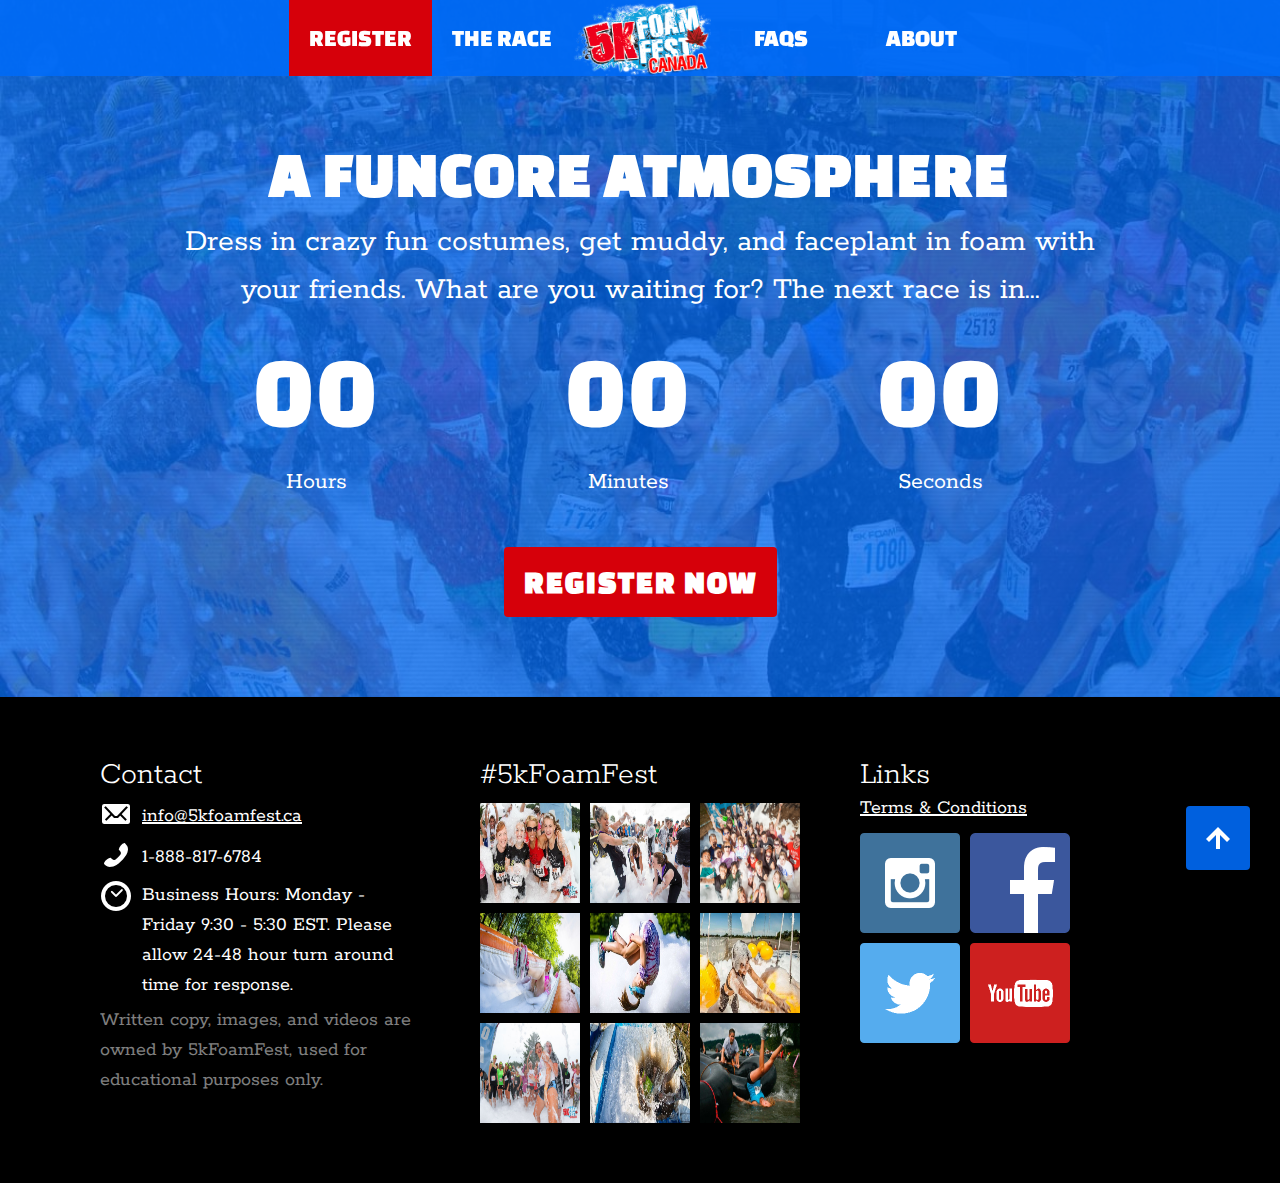
<file: index.html>
<!DOCTYPE html>
<html>
  <head>
    <title>5K Foam Fest Canada</title>
    <!-- mobile friendly -->
    <meta name="viewport" content="width=device-width, initial-scale=1.0">
    <!-- fonts used -->
    <link href='http://fonts.googleapis.com/css?family=Rokkitt|Changa+One' rel='stylesheet' type='text/css'>
    <!-- stylesheets -->
    <link rel="stylesheet" href="assets/main.css">
    <link rel="stylesheet" href="assets/home/home.css">
    <link rel="stylesheet" href="assets/countdown/jquery.countdown.css">
    <!-- jquery -->
    <script type="text/javascript"  src="https://ajax.googleapis.com/ajax/libs/jquery/1.11.2/jquery.min.js"></script>
    <!-- Countdown script -->
    <script type="text/javascript" src="assets/countdown/jquery.plugin.js"></script>
    <script type="text/javascript" src="assets/countdown/jquery.countdown.js"></script>
    <script>
      $(function () {
        var nextEvent = new Date();
        nextEvent = new Date(nextEvent.getFullYear(), 6 - 1, 13);
        $('#defaultCountdown').countdown({until: nextEvent, padZeroes: true});
      }); 
    </script>
    <!-- Smooth scrolling script -->
    <script src="/assets/smooth-scroll.js"></script>
  </head>

  <body>
    <!-- navbar -->
    <nav>
      <div>
        <a href="/register/" class="register-button">Register</a>
        <a href="/the-race/">The Race</a>
        <a href = "/" id="home-button"><img src="../assets/nav/5KFoamFestLogo.png" alt="5K Foam Fest Logo"></a>
        <a href="/faqs/">Faqs</a>
        <a href="/about/">About</a>
      </div>
    </nav>
    <a id="top"></a>
    
    <!-- Center Page -->
    <section id="fold">
      <div class="content">
        <h1>A Funcore Atmosphere</h1>
        <p>Dress in crazy fun costumes, get muddy, and faceplant in foam with your friends. What are you waiting for? The next race is in...</p>
        <div id="defaultCountdown"></div>
        <a href="/register/" class="register-button"><h2>Register Now</h2></a>
      </div>
    </section>
    
    <a href="#top" id="gotop"><img src="../assets/footer/gotop.png" alt="Go to the top of the page"></a>
    <footer>
      <div class="container">
        <div id="contact">
          <h3>Contact</h3>
          <div id="email"><img src="../assets/footer/email.png" width="32px" height="32px"><p><a href="mailto:info&#064;5kfoamfest&#46;ca">info@5kfoamfest.ca</a></p></div>
          <div id="phone"><img src="../assets/footer/phone.png" width="32px" height="32px"><p>1-888-817-6784</p></div>
          <div id="time"><img src="../assets/footer/clock.png" width="32px" height="32px"><p>Business Hours: Monday - Friday 9:30 - 5:30 EST. Please allow 24-48 hour turn around time for response.</p></div>
          <p class="disclaimer">Written copy, images, and videos are owned by 5kFoamFest, used for educational purposes only.</p>
        </div>

        <div id="insta">
          <h3>#5kFoamFest</h3>
          <a href = "../assets/footer/photo1.jpg"><img src="../assets/footer/photo1.jpg"></a>
          <a href = "../assets/footer/photo2.jpg"><img src="../assets/footer/photo2.jpg"></a>
          <a href = "../assets/footer/photo3.jpg"><img src="../assets/footer/photo3.jpg"></a>
          <a href = "../assets/footer/photo4.jpg"><img src="../assets/footer/photo4.jpg"></a>
          <a href = "../assets/footer/photo5.jpg"><img src="../assets/footer/photo5.jpg"></a>
          <a href = "../assets/footer/photo6.jpg"><img src="../assets/footer/photo6.jpg"></a>
          <a href = "../assets/footer/photo7.jpg"><img src="../assets/footer/photo7.jpg"></a>
          <a href = "../assets/footer/photo8.jpg"><img src="../assets/footer/photo8.jpg"></a>
          <a href = "../assets/footer/photo9.jpg"><img src="../assets/footer/photo9.jpg"></a>
        </div> 

        <div id="links">
          <h3>Links</h3>
          <p><a href="../terms/index.html">Terms &#38; Conditions</a></p>
          <a href = "https://instagram.com/5kfoamfestcanada/"><img src="../assets/footer/instagram.png"></a>
          <a href = "https://www.facebook.com/5kfoamfestcanada/"><img src="../assets/footer/FB-f-Logo__blue_100.png"></a>
          <a href = "https://twitter.com/foamfestcanada"><img src="../assets/footer/twitter.png"></a>
          <a href = "https://www.youtube.com/channel/UCPqKO04YF4RFJmh-Av7LDZw"><img src="../assets/footer/youtube.png"></a>
        </div>
      </div>
    </footer>
  </body>
</html>
</file>
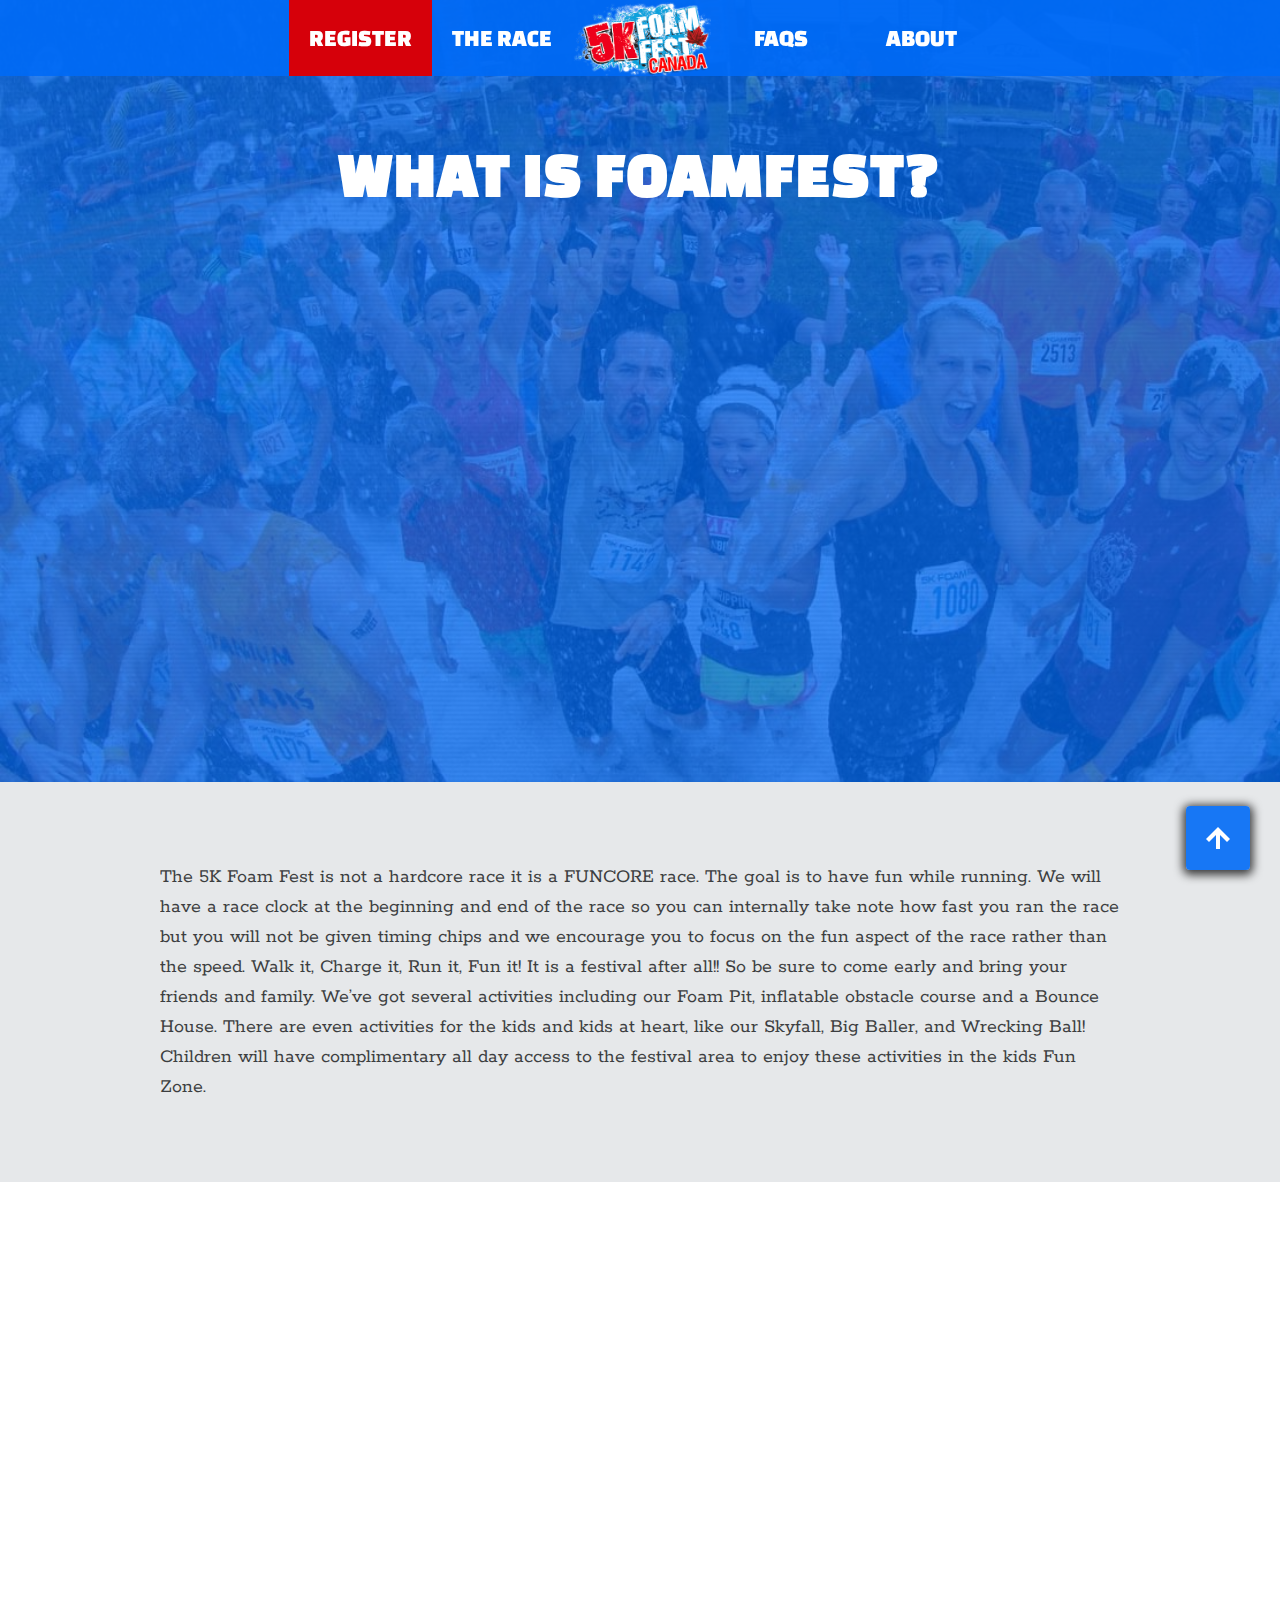
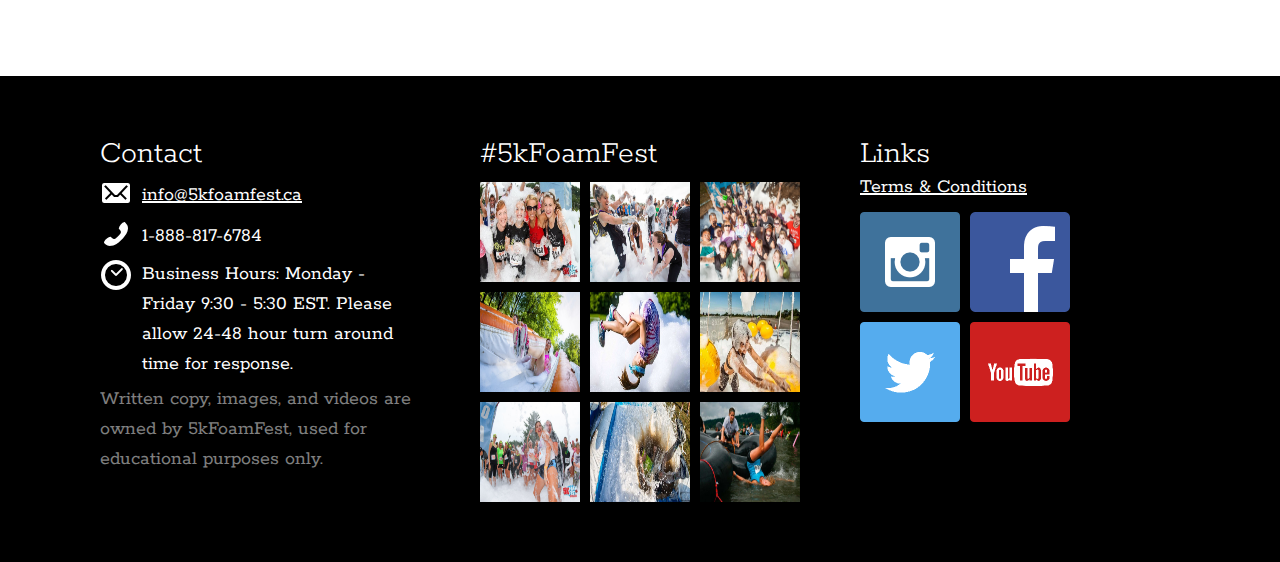
<file: about/index.html>
<!DOCTYPE html>
<html>
  <head>
    <title>About // 5K Foam Fest Canada</title>
    <!-- mobile friendly -->
    <meta name="viewport" content="width=device-width, initial-scale=1.0">
    <!-- fonts used -->
    <link href='http://fonts.googleapis.com/css?family=Rokkitt|Changa+One' rel='stylesheet' type='text/css'>
    <!-- stylesheets -->
    <link rel="stylesheet" href="../assets/main.css">
    <link rel="stylesheet" href="../assets/home/home.css">
    <link rel="stylesheet" href="../assets/about/about.css">
    <!-- jquery -->
    <script type="text/javascript"  src="https://ajax.googleapis.com/ajax/libs/jquery/1.11.2/jquery.min.js"></script>
    <!-- Smooth scrolling script -->
    <script src="/assets/smooth-scroll.js"></script>
  </head>

  <body>
    <!-- navbar -->
    <nav>
      <div>
        <a href="/register/" class="register-button">Register</a>
        <a href="/the-race/">The Race</a>
        <a href = "/" id="home-button"><img src="../assets/nav/5KFoamFestLogo.png" alt="5K Foam Fest Logo"></a>
        <a href="/faqs/">Faqs</a>
        <a href="/about/">About</a>
      </div>
    </nav>
    <a id="top"></a>
      
    <!-- body -->
    <section id="fold">
      <div class="content">
        <h1>What Is Foamfest?</h1>
          <iframe width="75%" height="480" src="https://www.youtube.com/embed/5yV_EuBFHDc" frameborder="0" allowfullscreen></iframe>
      </div>
    </section>
    
    <section class="white left">
      <div class="content">
        <p>The 5K Foam Fest is not a hardcore race it is a FUNCORE race. The goal is to have fun while running. We will have a race clock at the beginning and end of the race so you can internally take note how fast you ran the race but you will not be given timing chips and we encourage you to focus on the fun aspect of the race rather than the speed. Walk it, Charge it, Run it, Fun it! It is a festival after all!! So be sure to come early and bring your friends and family.
  We’ve got several activities including our Foam Pit, inflatable obstacle course and a Bounce House. There are even activities for the kids and kids at heart, like our Skyfall, Big Baller, and Wrecking Ball! Children will have complimentary all day access to the festival area to enjoy these activities in the kids Fun Zone.</p>
      </div>
    </section>
    
    <section id="festivalareapic">
      <div class="content">
        <h2>Festival Area Includes</h2>
        <div class="half left">
          <ul>
            <li>Complimentary change rooms for men and women</li>
            <li>Complimentary gear check</li>
            <li>Chill Zones where you can have lunch, sit down, stretch etc.</li>
            <li>Stretching Zones and resting areas are available. Watch those ligaments!</li>
            <li>Hydration Stations</li>
            <li>Washrooms and Sanitation Stations</li>
            <li>Shower and hose systems for after the race to get all of the mud off</li>
          </ul>
        </div>

        <div class="half left">
          <ul>
            <li>A 5k plastic bag to put all your wet dirty gear in. Remember to bring a change of clothes</li>
            <li>Access to the Beer Garden (Age of Majority required)</li>
            <li>Music</li>
            <li>Food Stations – Refreshments and munchables!</li>
            <li>Retail Store – Ice cream, shades, clothing, sandals, etc.</li>
            <li>Kids Fun Zone – Bouncy Castle, Slides, Challenge Course, Foam Chamber etc.</li>
          </ul>
        </div>
      </div>
    </section>

    <a href="#top" id="gotop"><img src="../assets/footer/gotop.png" alt="Go to the top of the page"></a>
    <footer>
      <div class="container">
        <div id="contact">
          <h3>Contact</h3>
          <div id="email"><img src="../assets/footer/email.png" width="32px" height="32px"><p><a href="mailto:info&#064;5kfoamfest&#46;ca">info@5kfoamfest.ca</a></p></div>
          <div id="phone"><img src="../assets/footer/phone.png" width="32px" height="32px"><p>1-888-817-6784</p></div>
          <div id="time"><img src="../assets/footer/clock.png" width="32px" height="32px"><p>Business Hours: Monday - Friday 9:30 - 5:30 EST. Please allow 24-48 hour turn around time for response.</p></div>
          <p class="disclaimer">Written copy, images, and videos are owned by 5kFoamFest, used for educational purposes only.</p>
        </div>

        <div id="insta">
          <h3>#5kFoamFest</h3>
          <a href = "../assets/footer/photo1.jpg"><img src="../assets/footer/photo1.jpg"></a>
          <a href = "../assets/footer/photo2.jpg"><img src="../assets/footer/photo2.jpg"></a>
          <a href = "../assets/footer/photo3.jpg"><img src="../assets/footer/photo3.jpg"></a>
          <a href = "../assets/footer/photo4.jpg"><img src="../assets/footer/photo4.jpg"></a>
          <a href = "../assets/footer/photo5.jpg"><img src="../assets/footer/photo5.jpg"></a>
          <a href = "../assets/footer/photo6.jpg"><img src="../assets/footer/photo6.jpg"></a>
          <a href = "../assets/footer/photo7.jpg"><img src="../assets/footer/photo7.jpg"></a>
          <a href = "../assets/footer/photo8.jpg"><img src="../assets/footer/photo8.jpg"></a>
          <a href = "../assets/footer/photo9.jpg"><img src="../assets/footer/photo9.jpg"></a>
        </div> 

        <div id="links">
          <h3>Links</h3>
          <p><a href="../terms/index.html">Terms &#38; Conditions</a></p>
          <a href = "https://instagram.com/5kfoamfestcanada/"><img src="../assets/footer/instagram.png"></a>
          <a href = "https://www.facebook.com/5kfoamfestcanada/"><img src="../assets/footer/FB-f-Logo__blue_100.png"></a>
          <a href = "https://twitter.com/foamfestcanada"><img src="../assets/footer/twitter.png"></a>
          <a href = "https://www.youtube.com/channel/UCPqKO04YF4RFJmh-Av7LDZw"><img src="../assets/footer/youtube.png"></a>
        </div>
      </div>
    </footer>
  </body>
</html>
</file>
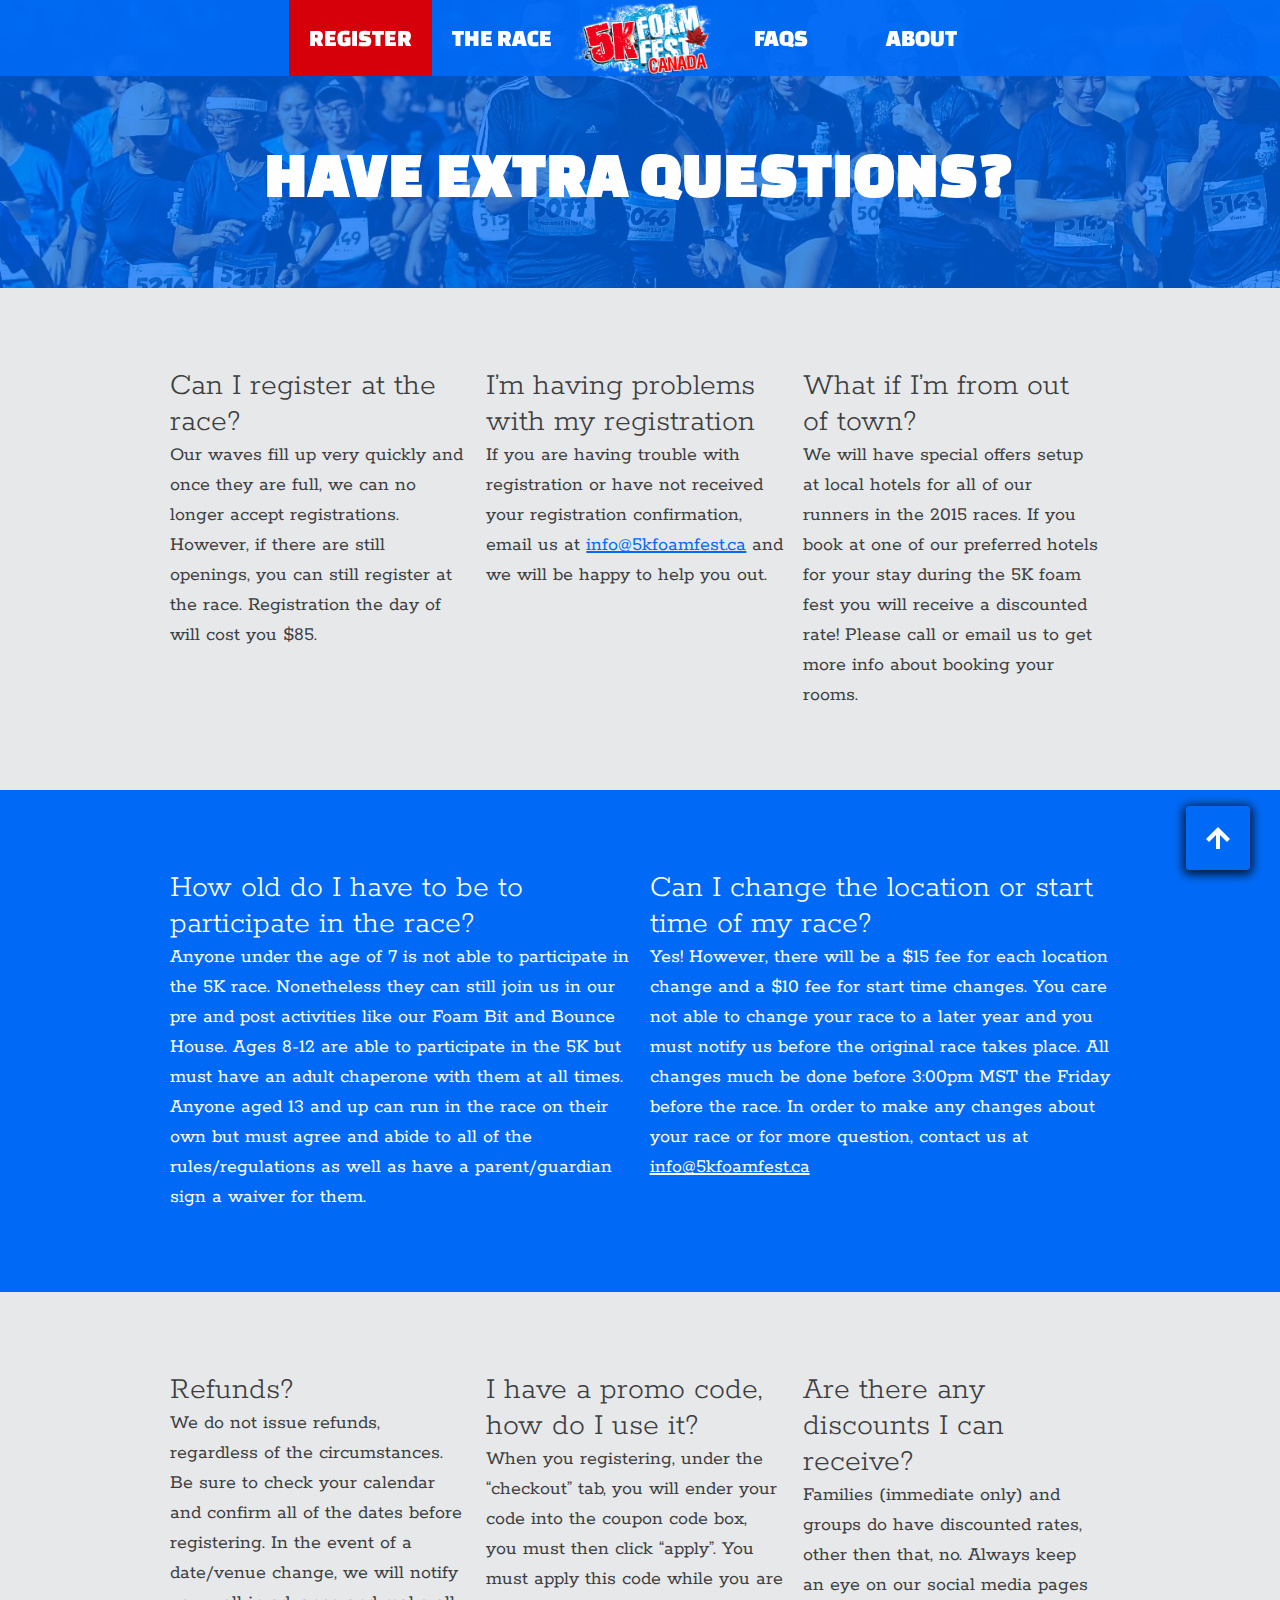
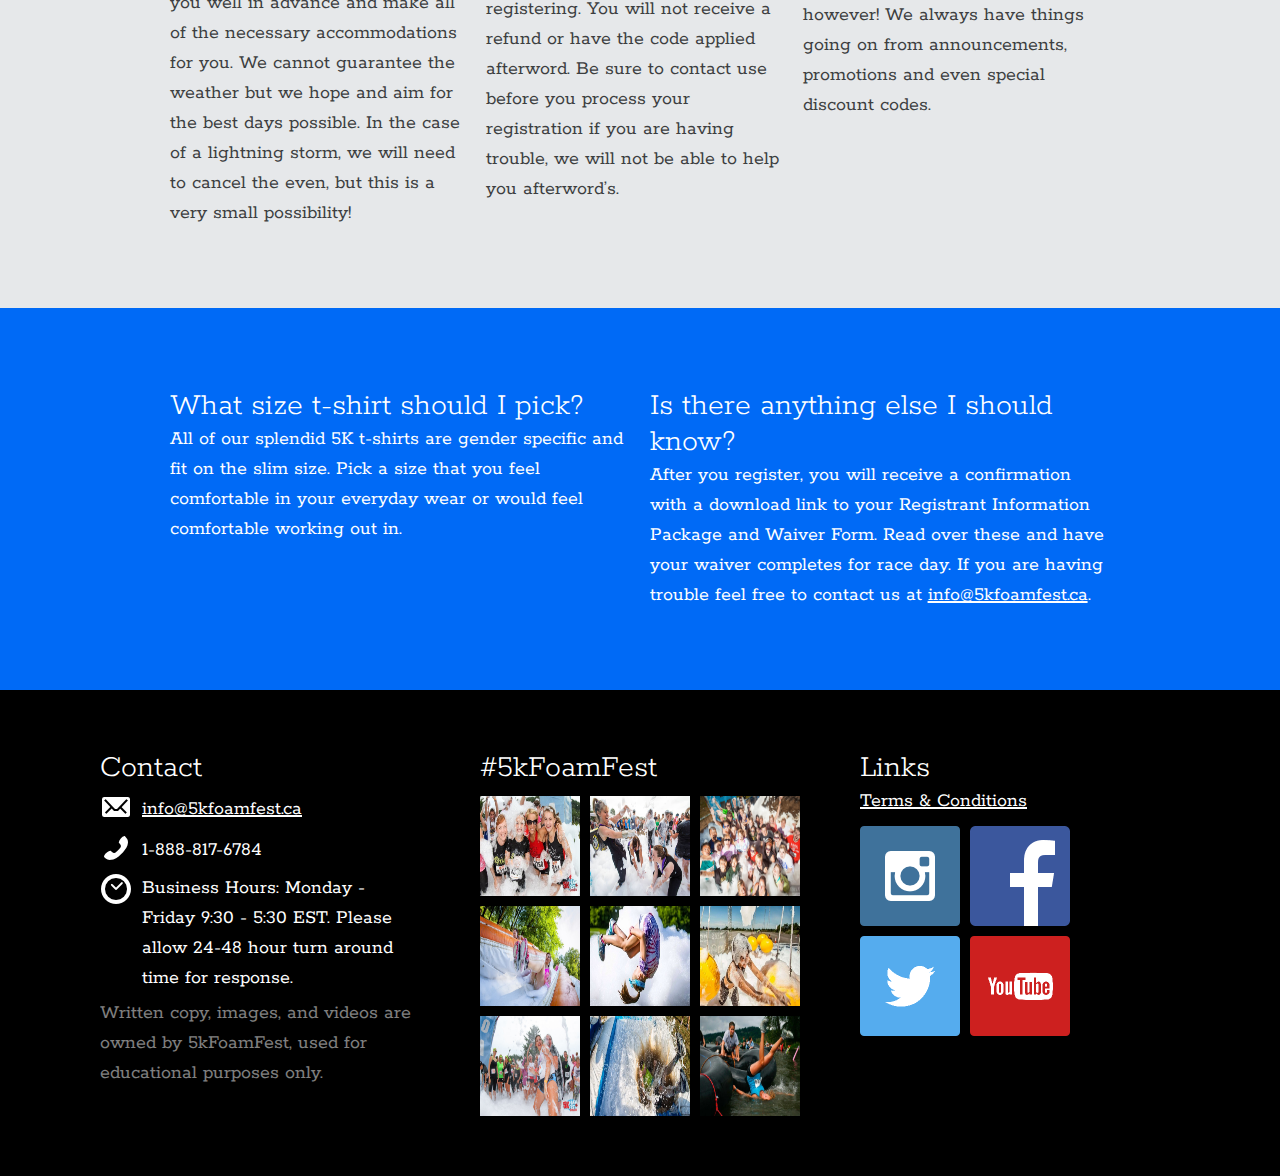
<file: faqs/index.html>
<!DOCTYPE html>
<html>
  <head>
    <title>FAQs // 5K Foam Fest Canada</title>
    <!-- mobile friendly -->
    <meta name="viewport" content="width=device-width, initial-scale=1.0">
    <!-- fonts used -->
    <link href='http://fonts.googleapis.com/css?family=Rokkitt|Changa+One' rel='stylesheet' type='text/css'>
    <!-- stylesheets -->
    <link rel="stylesheet" href="../assets/main.css">
    <link rel="stylesheet" href="../assets/faqs/faqs.css">
    <!-- jquery -->
    <script type="text/javascript"  src="https://ajax.googleapis.com/ajax/libs/jquery/1.11.2/jquery.min.js"></script>
    <!-- Smooth scrolling script -->
    <script src="../assets/smooth-scroll.js"></script>
  </head>

  <body>
    <!-- navbar -->
    <nav>
      <div>
        <a href="/register/" class="register-button">Register</a>
        <a href="/the-race/">The Race</a>
        <a href = "/" id="home-button"><img src="../assets/nav/5KFoamFestLogo.png" alt="5K Foam Fest Logo"></a>
        <a href="/faqs/">Faqs</a>
        <a href="/about/">About</a>
      </div>
    </nav>
    <a id="top"></a>
    
    <section id="fold">
      <div class="content">
        <h1>Have extra questions?</h1>
      </div>
    </section>
      
    <section class="white left">
      <div class="content">
        <div class="thirds">
          <h3>Can I register at the race?</h3>
          <p>Our waves fill up very quickly and once they are full, we can no longer accept registrations. However, if there are still openings, you can still register at the race. Registration the day of will cost you $85. </p>
        </div>

        <div class="thirds">
          <h3>I’m having problems with my registration</h3>
          <p>If you are having trouble with registration or have not received your registration confirmation, email us at <a href="mailto:info&#064;5kfoamfest&#46;ca">info@5kfoamfest.ca</a> and we will be happy to help you out.</p>
        </div>
        
        <div class="thirds">
          <h3>What if I’m from out of town?</h3>
          <p>We will have special offers setup at local hotels for all of our runners in the 2015 races. If you book at one of our preferred hotels for your stay during the 5K foam fest you will receive a discounted rate! Please call or email us to get more info about booking your rooms.</p>
        </div>
      </div>
    </section>
      
    <section class="blue left">
      <div class="content">
        <div class="half">
          <h3>How old do I have to be to participate in the race?</h3>
          <p>Anyone under the age of 7 is not able to participate in the 5K race. Nonetheless they can still join us in our pre and post activities like our Foam Bit and Bounce House. Ages 8-12 are able to participate in the 5K but must have an adult chaperone with them at all times. Anyone aged 13 and up can run in the race on their own but must agree and abide to all of the rules/regulations as well as have a parent/guardian sign a waiver for them.</p>
        </div>
        
        <div class="half">
          <h3>Can I change the location or start time of my race? </h3>
          <p>Yes! However, there will be a $15 fee for each location change and a $10 fee for start time changes. You care not able to change your race to a later year and you must notify us before the original race takes place. All changes much be done before 3:00pm MST the Friday before the race. In order to make any changes about your race or for more question, contact us at <a href="mailto:info&#064;5kfoamfest&#46;ca">info@5kfoamfest.ca</a></p>
        </div>
      </div>
    </section>
      
    <section class="white left">
      <div class="content">
        <div class="thirds">
          <h3>Refunds?</h3>
          <p>We do not issue refunds, regardless of the circumstances. Be sure to check your calendar and confirm all of the dates before registering. In the event of a date/venue change, we will notify you well in advance and make all of the necessary accommodations for you. We cannot guarantee the weather but we hope and aim for the best days possible. In the case of a lightning storm, we will need to cancel the even, but this is a very small possibility!</p>
        </div>

        <div class="thirds">
          <h3>I have a promo code, how do I use it? </h3>
          <p>When you registering, under the “checkout” tab, you will ender your code into the coupon code box, you must then click “apply”. You must apply this code while you are registering. You will not receive a refund or have the code applied afterword. Be sure to contact use before you process your registration if you are having trouble, we will not be able to help you afterword’s. </p>
        </div>

        <div class="thirds">
          <h3>Are there any discounts I can receive?</h3>
            <p>Families (immediate only) and groups do have discounted rates, other then that, no. Always keep an eye on our social media pages however! We always have things going on from announcements, promotions and even special discount codes. </p>
        </div>
      </div>
    </section>

    <section class="blue left">
      <div class="content">
        <div class="half">
          <h3>What size t-shirt should I pick?</h3>
          <p>All of our splendid 5K t-shirts are gender specific and fit on the slim size. Pick a size that you feel comfortable in your everyday wear or would feel comfortable working out in.</p>
        </div>

        <div class="half">
          <h3>Is there anything else I should know?</h3>
          <p>After you register, you will receive a confirmation with a download link to your Registrant Information Package and Waiver Form. Read over these and have your waiver completes for race day. If you are having trouble feel free to contact us at <a href="mailto:info&#064;5kfoamfest&#46;ca">info@5kfoamfest.ca</a>. </p>
        </div>
      </div>
    </section>
    
    <a href="#top" id="gotop"><img src="../assets/footer/gotop.png" alt="Go to the top of the page"></a>
    <footer>
      <div class="container">
        <div id="contact">
          <h3>Contact</h3>
          <div id="email"><img src="../assets/footer/email.png" width="32px" height="32px"><p><a href="mailto:info&#064;5kfoamfest&#46;ca">info@5kfoamfest.ca</a></p></div>
          <div id="phone"><img src="../assets/footer/phone.png" width="32px" height="32px"><p>1-888-817-6784</p></div>
          <div id="time"><img src="../assets/footer/clock.png" width="32px" height="32px"><p>Business Hours: Monday - Friday 9:30 - 5:30 EST. Please allow 24-48 hour turn around time for response.</p></div>
          <p class="disclaimer">Written copy, images, and videos are owned by 5kFoamFest, used for educational purposes only.</p>
        </div>

        <div id="insta">
          <h3>#5kFoamFest</h3>
          <a href = "../assets/footer/photo1.jpg"><img src="../assets/footer/photo1.jpg"></a>
          <a href = "../assets/footer/photo2.jpg"><img src="../assets/footer/photo2.jpg"></a>
          <a href = "../assets/footer/photo3.jpg"><img src="../assets/footer/photo3.jpg"></a>
          <a href = "../assets/footer/photo4.jpg"><img src="../assets/footer/photo4.jpg"></a>
          <a href = "../assets/footer/photo5.jpg"><img src="../assets/footer/photo5.jpg"></a>
          <a href = "../assets/footer/photo6.jpg"><img src="../assets/footer/photo6.jpg"></a>
          <a href = "../assets/footer/photo7.jpg"><img src="../assets/footer/photo7.jpg"></a>
          <a href = "../assets/footer/photo8.jpg"><img src="../assets/footer/photo8.jpg"></a>
          <a href = "../assets/footer/photo9.jpg"><img src="../assets/footer/photo9.jpg"></a>
        </div> 

        <div id="links">
          <h3>Links</h3>
          <p><a href="../terms/index.html">Terms &#38; Conditions</a></p>
          <a href = "https://instagram.com/5kfoamfestcanada/"><img src="../assets/footer/instagram.png"></a>
          <a href = "https://www.facebook.com/5kfoamfestcanada/"><img src="../assets/footer/FB-f-Logo__blue_100.png"></a>
          <a href = "https://twitter.com/foamfestcanada"><img src="../assets/footer/twitter.png"></a>
          <a href = "https://www.youtube.com/channel/UCPqKO04YF4RFJmh-Av7LDZw"><img src="../assets/footer/youtube.png"></a>
        </div>
      </div>
    </footer>
  </body>
</html>
</file>
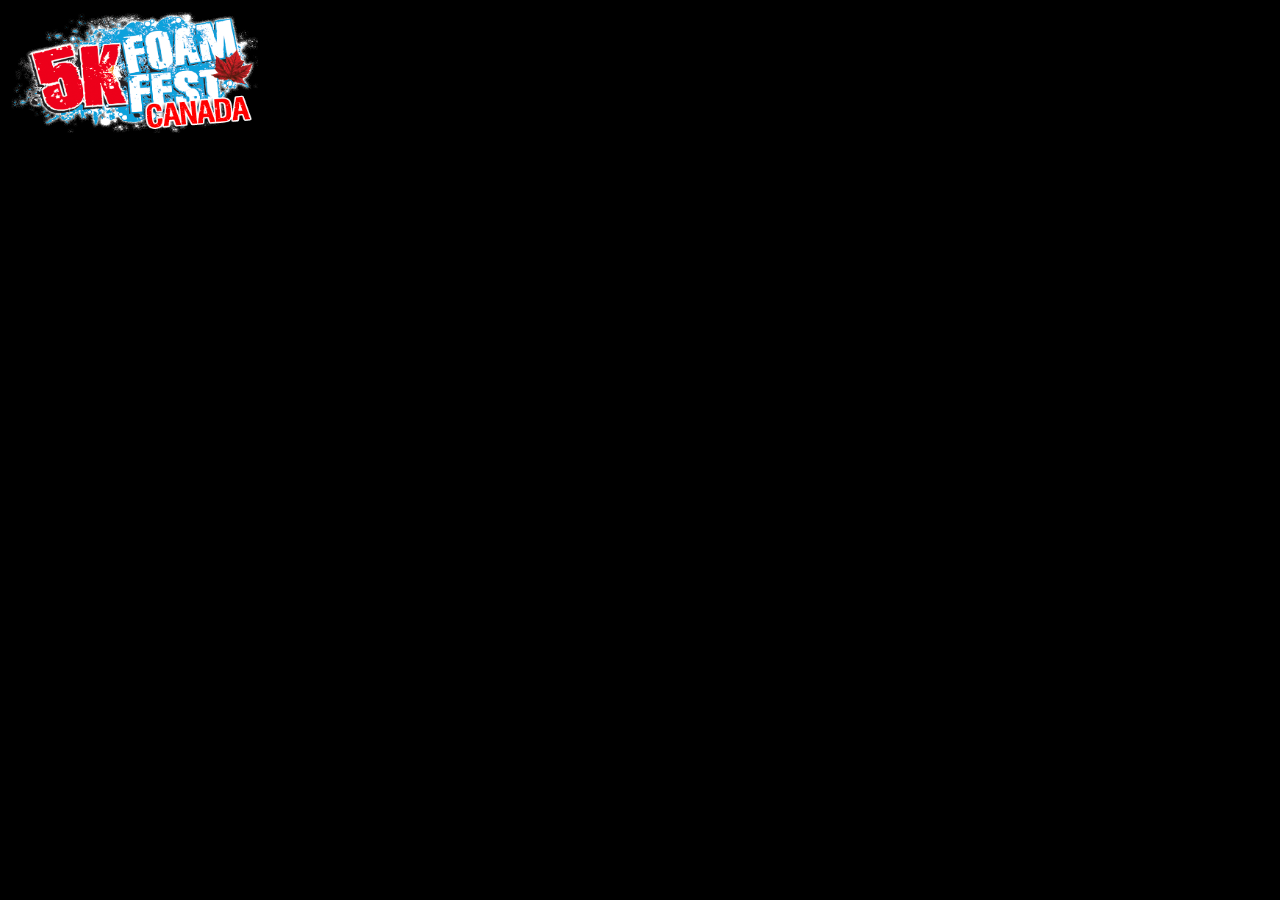
<file: Home/index.html>
<!DOCTYPE html>
<html>
  <head>
    <title>5K Foam Fest Canada</title>
      
      <!-- This is an example of internal style sheet + changing the background color and wording.
            Changing link color, -->
      <style type="text/css">
          
          body {font-size: 20px; font-family: inherit; background-color: black; color: white} 
          
          #header {background-color: white;
                    color:black;
                    padding: 0px;}
          
          a:link {color: blue;}
          a:visited {color: grey;}
          a:active {color: black;}
          
      </style>
     
  </head>
  
  <body>
     <div id = "header"> 
         
         <a href = "index.html">    
             <img src="5KFoamFestLogo.png" alt="5K Foam Fest Logo" width="250" height="125" style="float: left;" >
         </a>
        
      </div>
      </body>
</html>
</file>
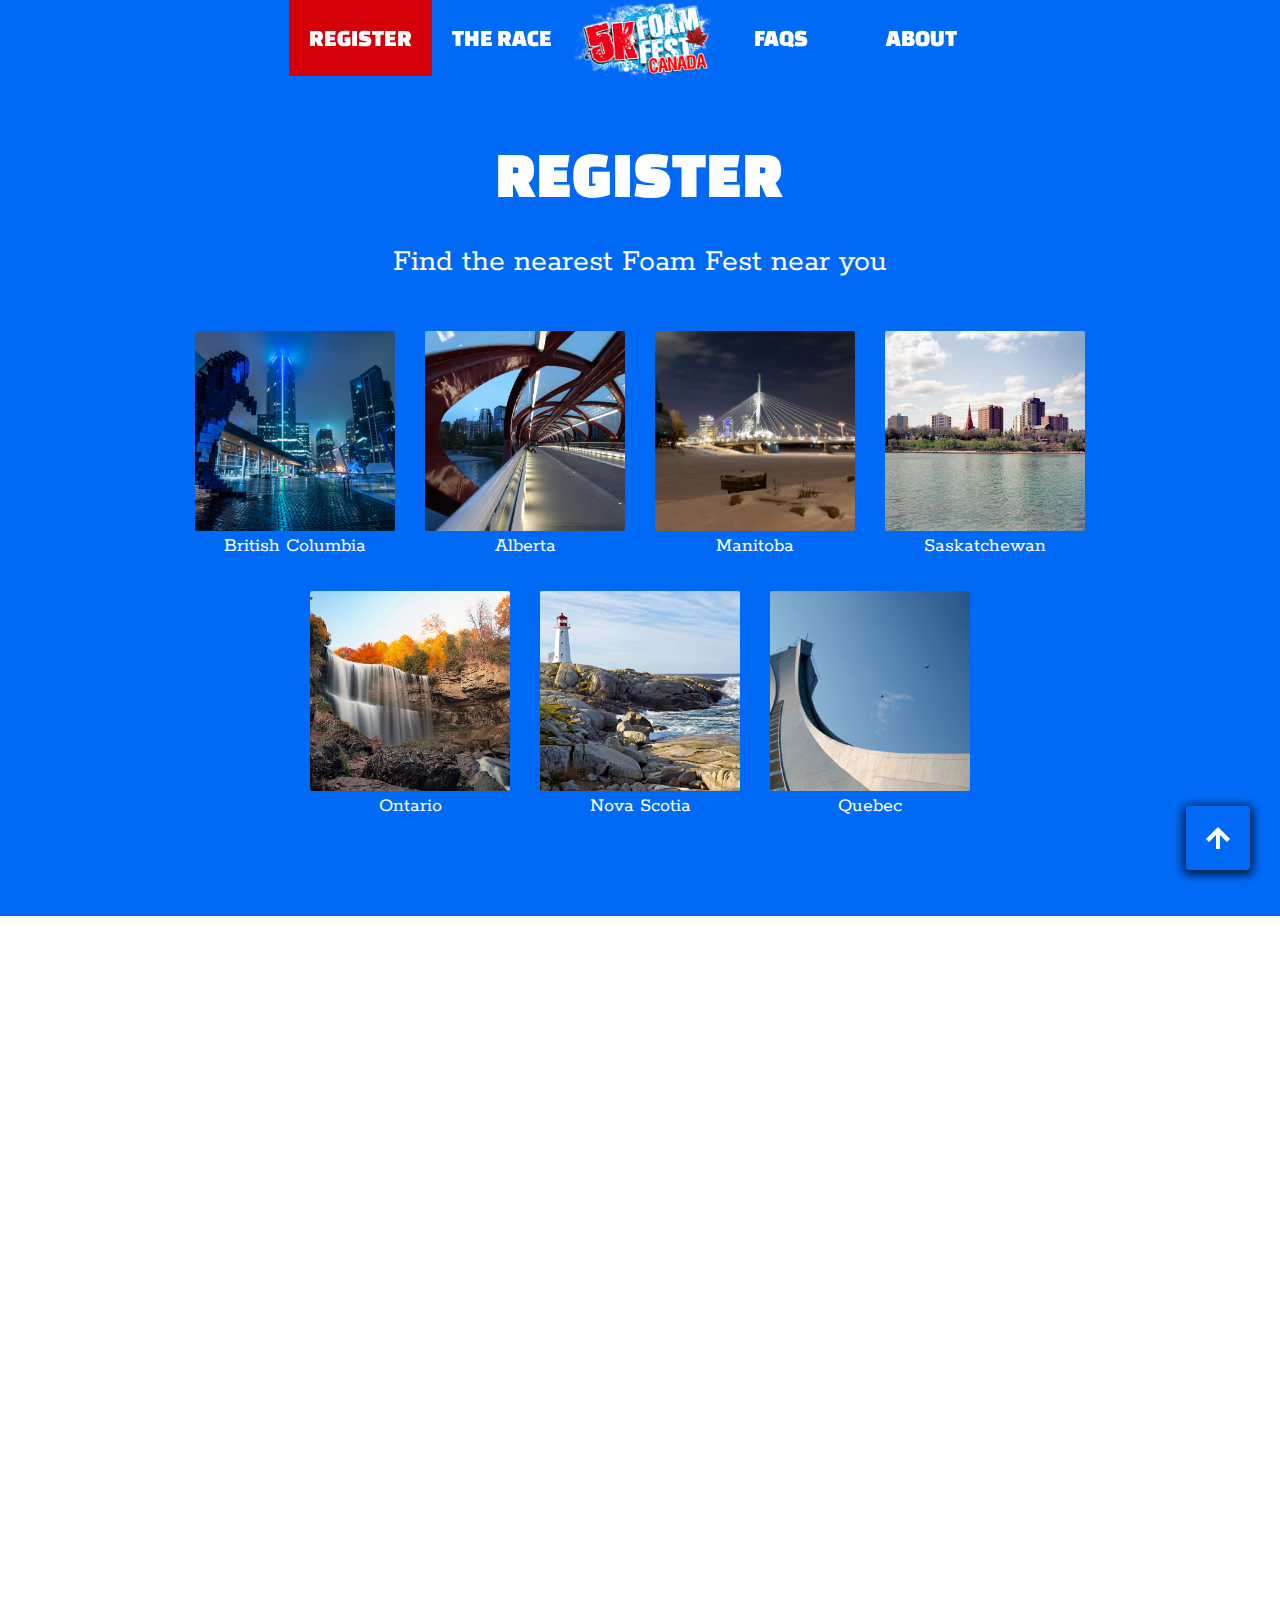
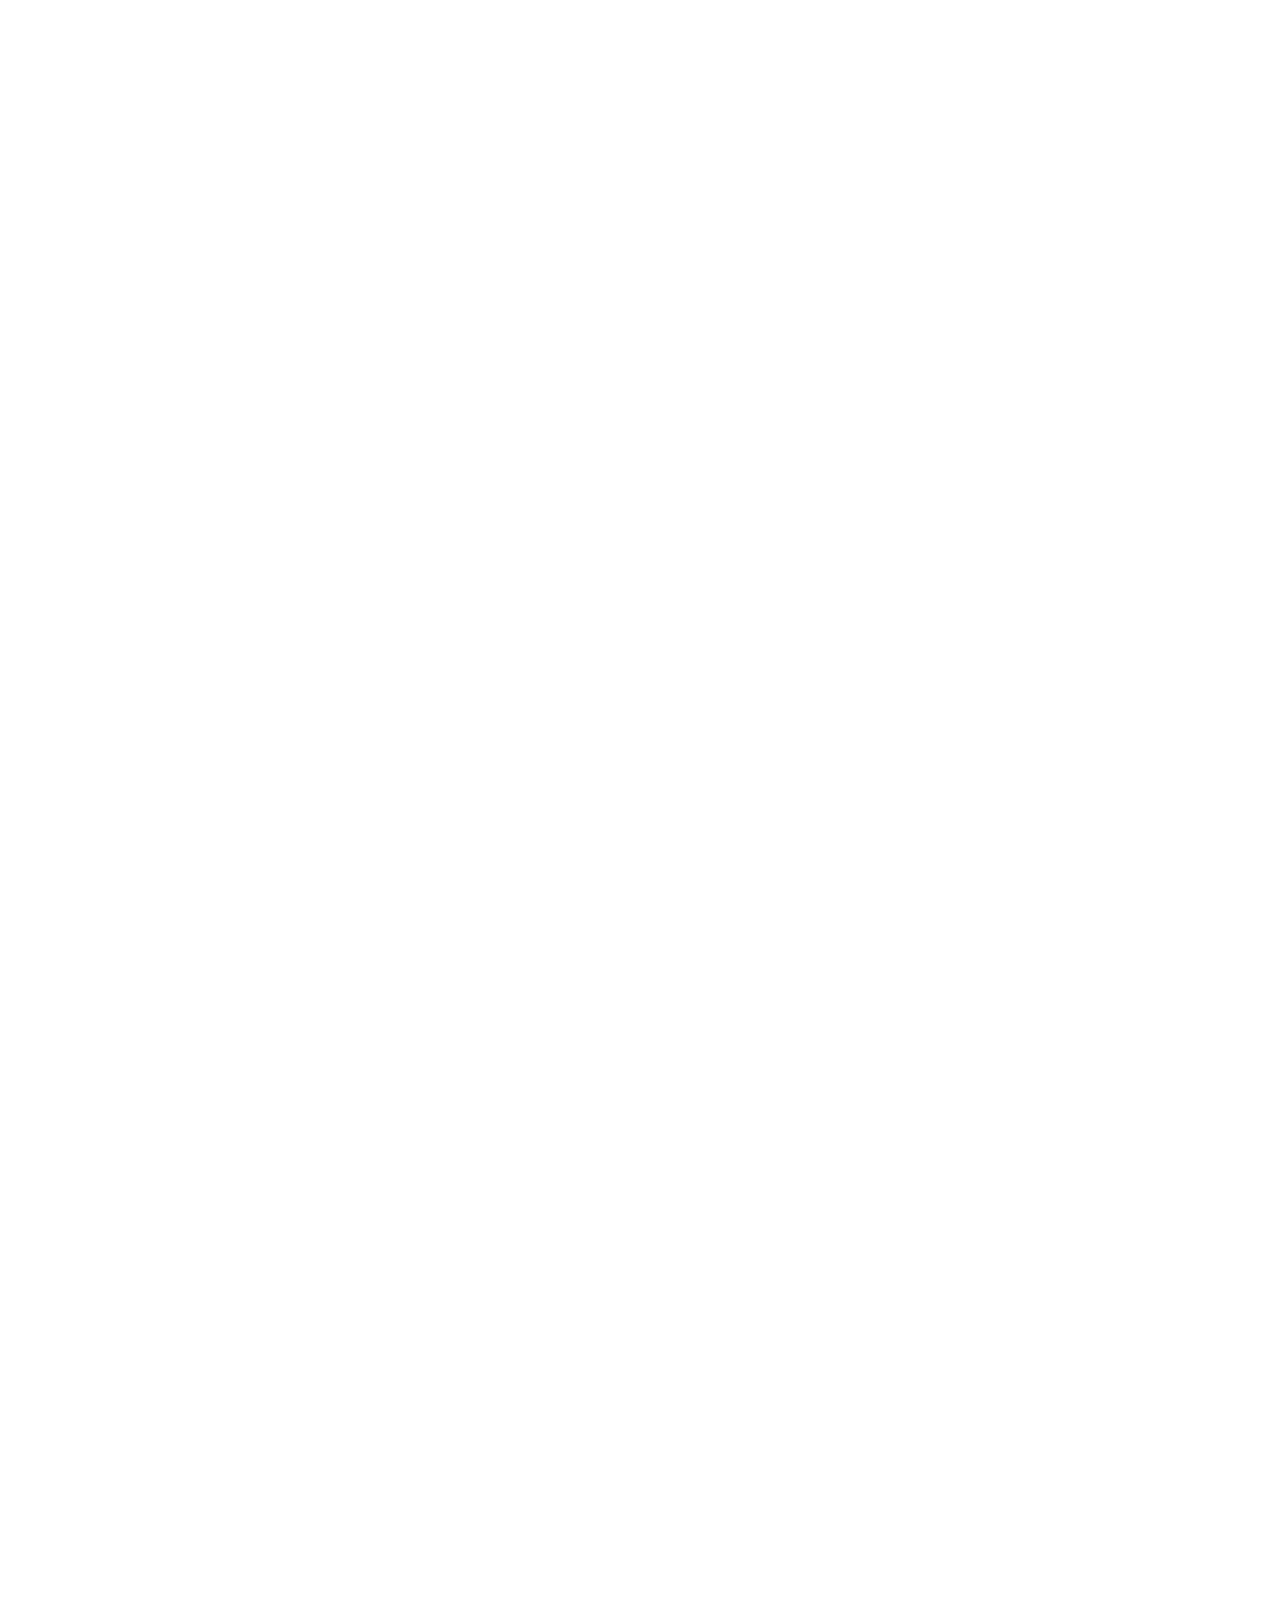
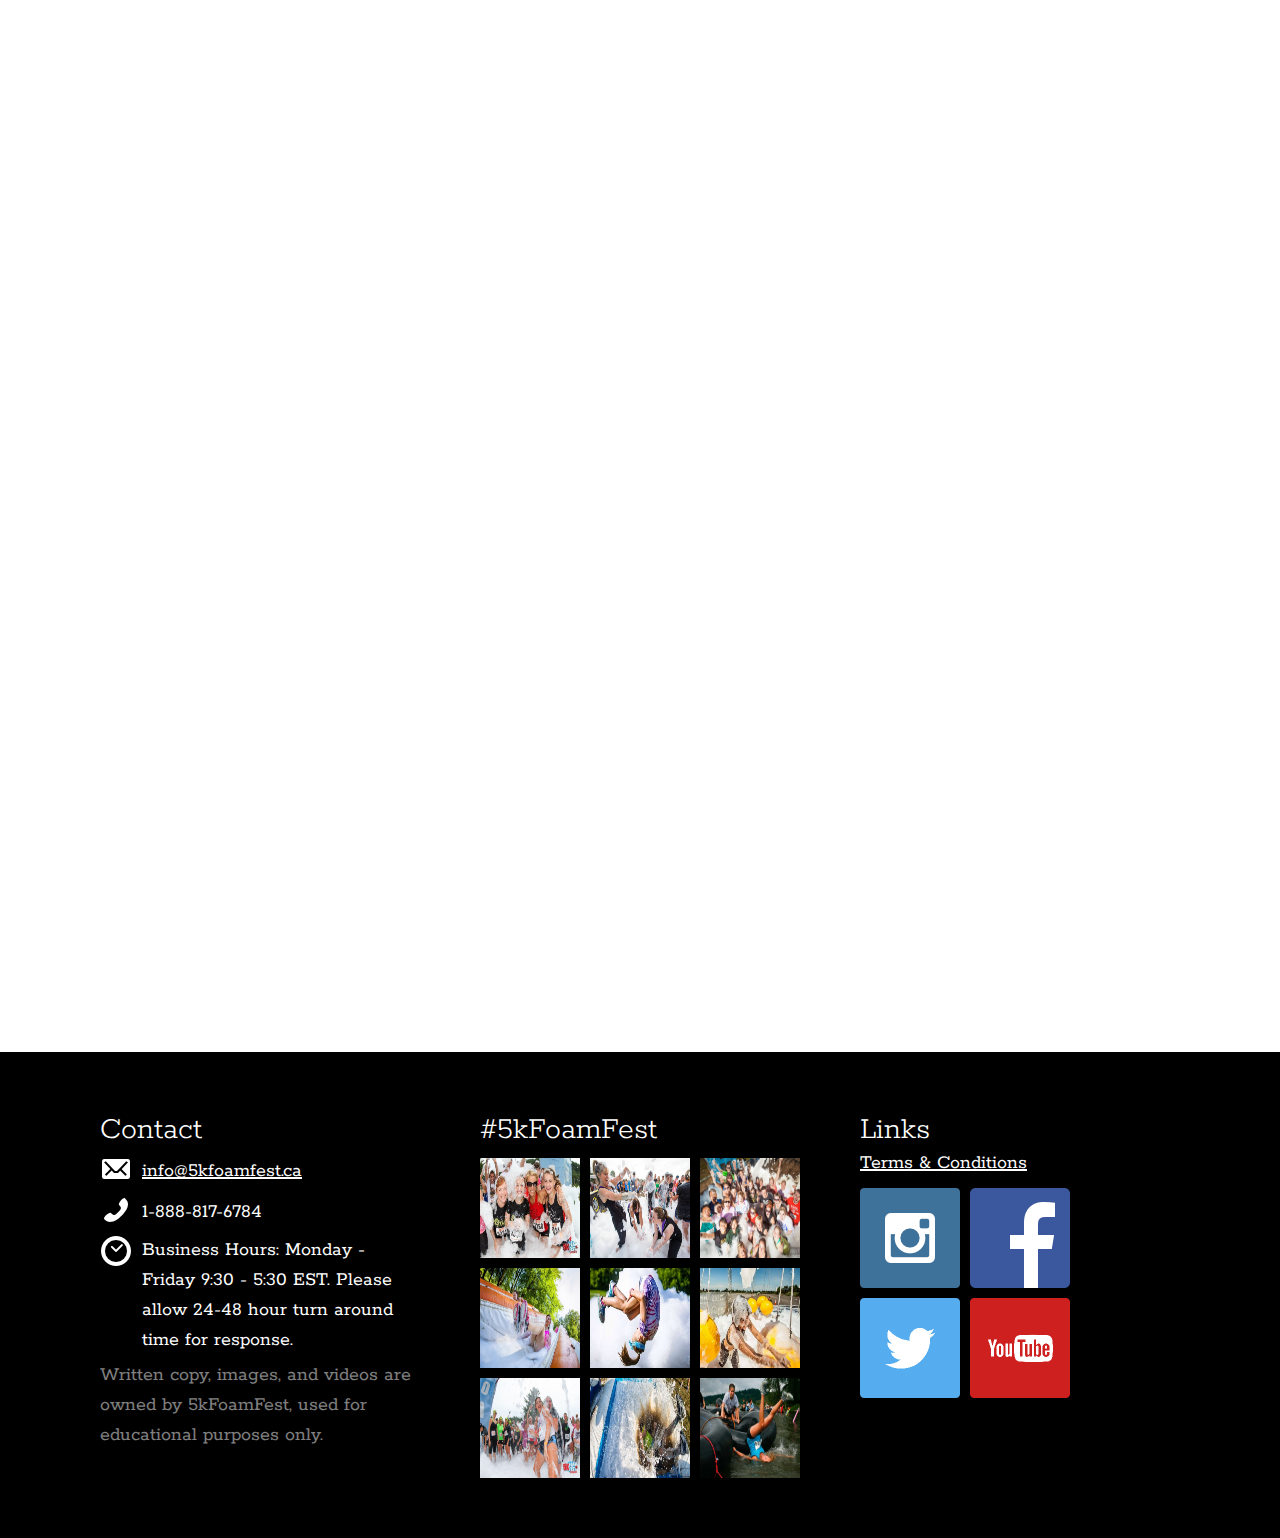
<file: register/index.html>
<!DOCTYPE html>
<html>
  <head>
    <title>Register // 5K Foam Fest Canada</title>
    <!-- mobile friendly -->
    <meta name="viewport" content="width=device-width, initial-scale=1.0">
    <!-- fonts used -->
    <link href='http://fonts.googleapis.com/css?family=Rokkitt|Changa+One' rel='stylesheet' type='text/css'>
    <!-- stylesheets -->
    <link rel="stylesheet" href="../assets/main.css">
    <link rel="stylesheet" href="../assets/register/register.css">
    <script type="text/javascript"  src="https://ajax.googleapis.com/ajax/libs/jquery/1.11.2/jquery.min.js"></script>
    <script src="/assets/smooth-scroll.js"></script>
  </head>

  <body>
    <!-- navbar -->
    <nav>
      <div>
        <a href="/register/" class="register-button">Register</a>
        <a href="/the-race/">The Race</a>
        <a href = "/" id="home-button"><img src="../assets/nav/5KFoamFestLogo.png" alt="5K Foam Fest Logo"></a>
        <a href="/faqs/">Faqs</a>
        <a href="/about/">About</a>
      </div>
    </nav>
    <a id="top"></a>
    
    <section id="fold" class="blue">
      <div class="content">
        <h1>Register</h1>
        <p>Find the nearest Foam Fest near you</p>
        
        <div class="jump-prov">
          <div class="container">
            <div class="jump-prov-item">
              <a href="#britishcolumbia">
                <div class="jump-prov-item-img bc"></div>
                <span>British Columbia</span>
              </a>
            </div>

            <div class="jump-prov-item">
              <a href="#alberta">
                <div class="jump-prov-item-img ab"></div>
                <span>Alberta</span>
              </a>
            </div>

            <div class="jump-prov-item">
              <a href="#manitoba">
                <div class="jump-prov-item-img mb"></div>
                <span>Manitoba</span>
              </a>
            </div>

            <div class="jump-prov-item">
              <a href="#saskatchewan">
                <div class="jump-prov-item-img sk"></div>
                <span>Saskatchewan</span>
              </a>
            </div>

            <div class="jump-prov-item">
              <a href="#ontario">
                <div class="jump-prov-item-img on"></div>
                <span>Ontario</span>
              </a>
            </div>

            <div class="jump-prov-item">
              <a href="#novascotia">
                <div class="jump-prov-item-img ns"></div>
                <span>Nova Scotia</span>
              </a>
            </div>

            <div class="jump-prov-item">
              <a href="#quebec">
                <div class="jump-prov-item-img qb"></div>
                <span>Quebec</span>
              </a>
            </div>
        </div>
        </div>
      </div>
    </section>
    
    <a id="britishcolumbia" class="jump-link"></a>
    <section class="britishcolumbia">
      <div class="content">
        <h1>British Columbia</h1>
        <a href="form/" class="date">
          <span class="date"><h3>June 13</h3></span>
          <span class="info">
            <p>Okanagan</p>
            <p>Silver Star Mountain Resort</p>
            <p>123 Shortt Street, British Columbia V1B 3M1</p>
          </span>
        </a>
      </div>
    </section>
    
    <a id="alberta" class="jump-link"></a>
    <section class="alberta">
      <div class="content">
        <h1>Alberta</h1>
        <a href="form/" class="date">
          <span class="date"><h3>June 20</h3></span>
          <span class="info">
            <p>Red Deer</p>
            <p>Heritage Ranch</p>
            <p>6300 Cronquist Dr, Red Deer, Alberta T4N 7E8</p>
          </span>
        </a>
        <a href="form/" class="date">
          <span class="date"><h3>June 21</h3></span>
          <span class="info">
            <p>Red Deer</p>
            <p>Heritage Ranch</p>
            <p>6300 Cronquist Dr, Red Deer, Alberta T4N 7E8</p>
          </span>
        </a>
      </div>
    </section>

    <a id="manitoba" class="jump-link"></a>
    <section class="manitoba">
      <div class="content">
        <h1>Manitoba</h1>
        <a href="form/" class="date">
          <span class="date"><h3>June 27</h3></span>
          <span class="info">
            <p>Winnipeg</p>
            <p>Hill Top Resort</p>
            <p>88 KM North of Winnipeg on Provincial Truck Hwy 59 (North of intersecting Road 100 N)</p>
          </span>
        </a>
      </div>
    </section>
    
    <a id="saskatchewan" class="jump-link"></a>
    <section class="saskatchewan">
      <div class="content">
        <h1>Saskatchewan</h1>
        <a href="form/" class="date">
          <span class="date"><h3>July 4</h3></span>
          <span class="info">
            <p>Saskatoon</p>
            <p>John Arcand Fiddle Fest Inc.</p>
            <p>7km SW of Saskatoon on Pike Lake Hwy 60, Saskatoon</p>
          </span>
        </a>
      </div>
    </section>
    
    <a id="ontario" class="jump-link"></a>
    <section class="ontario">
      <div class="content">
        <h1>Ontario</h1>
        <a href="form/" class="date">
          <span class="date"><h3>July 11</h3></span>
          <span class="info">
            <p>Toronto</p>
            <p>Dagmar Resort</p>
            <p>1220 Lakeridge Rd, Uxbridge</p>
          </span>
        </a>
        <a href="form/" class="date">
          <span class="date"><h3>July 18</h3></span>
          <span class="info">
            <p>London</p>
            <p>Boler Mountain</p>
            <p>689 Griffith St, London, ON N6K 2S5</p>
          </span>
        </a>
        <a href="form/" class="date">
          <span class="date"><h3>July 25</h3></span>
          <span class="info">
            <p>Ottawa</p>
            <p>Edelweiss</p>
            <p>538 Chemin Edelweiss Wakefield, QC J0X 3G0</p>
          </span>
        </a>
      </div>
    </section>
    
    <a id="novascotia" class="jump-link"></a>
    <section class="novascotia">
      <div class="content">
        <h1>Nova Scotia</h1>
        <a href="form/" class="date">
          <span class="date"><h3>August 15</h3></span>
          <span class="info">
            <p>Halifax</p>
            <p>SKI WENTWORTH</p>
            <p>14595 Highway 4, Wentworth, Nova Scotia B0M 1Z0</p>
          </span>
        </a>
      </div>
    </section>
    
    <a id="quebec" class="jump-link"></a>
    <section class="quebec">
      <div class="content">
        <h1>Quebec</h1>
        <a href="form/" class="date">
          <span class="date"><h3>August 22</h3></span>
          <span class="info">
            <p>Quebec City</p>
            <p>Ski Center Le Relais</p>
            <p>1084 Boulevard du Lac, Lac-Beauport, Quebec G3B 0X5</p>
          </span>
        </a>
        <a href="form/" class="date">
          <span class="date"><h3>August 29</h3></span>
          <span class="info">
            <p>Vallee Du Parc</p>
            <p>10000 Boulevard Vallée du Parc, Grand-Mère, QC G9T 5K5</p>
          </span>
        </a>
        <a href="form/" class="date">
          <span class="date"><h3>September 12</h3></span>
          <span class="info">
            <p>Montreal</p>
            <p>Mont Avila, 500 ch Avila</p>
          </span>
        </a>
      </div>
    </section>
    
    <a href="#top" id="gotop"><img src="../assets/footer/gotop.png" alt="Go to the top of the page"></a>
    <footer>
      <div class="container">
        <div id="contact">
          <h3>Contact</h3>
          <div id="email"><img src="../assets/footer/email.png" width="32px" height="32px"><p><a href="mailto:info&#064;5kfoamfest&#46;ca">info@5kfoamfest.ca</a></p></div>
          <div id="phone"><img src="../assets/footer/phone.png" width="32px" height="32px"><p>1-888-817-6784</p></div>
          <div id="time"><img src="../assets/footer/clock.png" width="32px" height="32px"><p>Business Hours: Monday - Friday 9:30 - 5:30 EST. Please allow 24-48 hour turn around time for response.</p></div>
          <p class="disclaimer">Written copy, images, and videos are owned by 5kFoamFest, used for educational purposes only.</p>
        </div>

        <div id="insta">
          <h3>#5kFoamFest</h3>
          <a href = "../assets/footer/photo1.jpg"><img src="../assets/footer/photo1.jpg"></a>
          <a href = "../assets/footer/photo2.jpg"><img src="../assets/footer/photo2.jpg"></a>
          <a href = "../assets/footer/photo3.jpg"><img src="../assets/footer/photo3.jpg"></a>
          <a href = "../assets/footer/photo4.jpg"><img src="../assets/footer/photo4.jpg"></a>
          <a href = "../assets/footer/photo5.jpg"><img src="../assets/footer/photo5.jpg"></a>
          <a href = "../assets/footer/photo6.jpg"><img src="../assets/footer/photo6.jpg"></a>
          <a href = "../assets/footer/photo7.jpg"><img src="../assets/footer/photo7.jpg"></a>
          <a href = "../assets/footer/photo8.jpg"><img src="../assets/footer/photo8.jpg"></a>
          <a href = "../assets/footer/photo9.jpg"><img src="../assets/footer/photo9.jpg"></a>
        </div> 

        <div id="links">
          <h3>Links</h3>
          <p><a href="../terms/index.html">Terms &#38; Conditions</a></p>
          <a href = "https://instagram.com/5kfoamfestcanada/"><img src="../assets/footer/instagram.png"></a>
          <a href = "https://www.facebook.com/5kfoamfestcanada/"><img src="../assets/footer/FB-f-Logo__blue_100.png"></a>
          <a href = "https://twitter.com/foamfestcanada"><img src="../assets/footer/twitter.png"></a>
          <a href = "https://www.youtube.com/channel/UCPqKO04YF4RFJmh-Av7LDZw"><img src="../assets/footer/youtube.png"></a>
        </div>
      </div>
    </footer>
  </body>
</html>
</file>
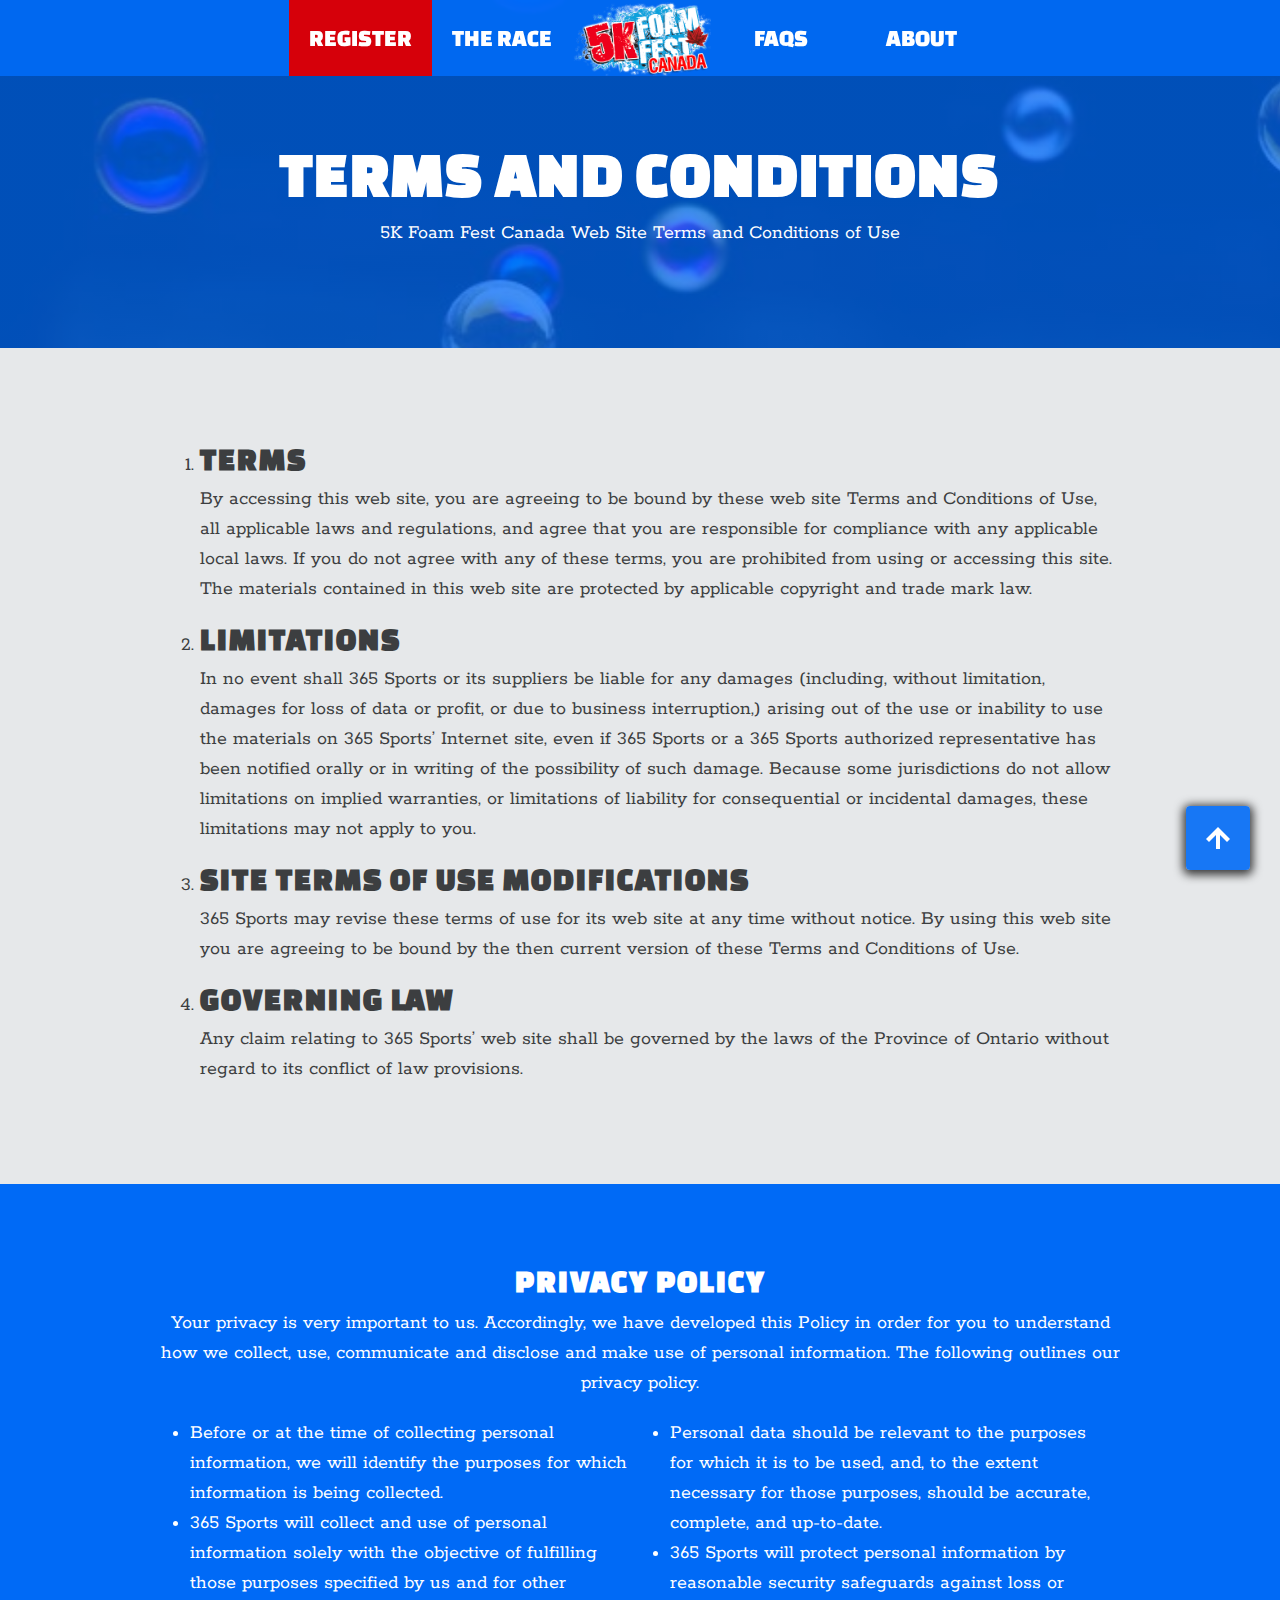
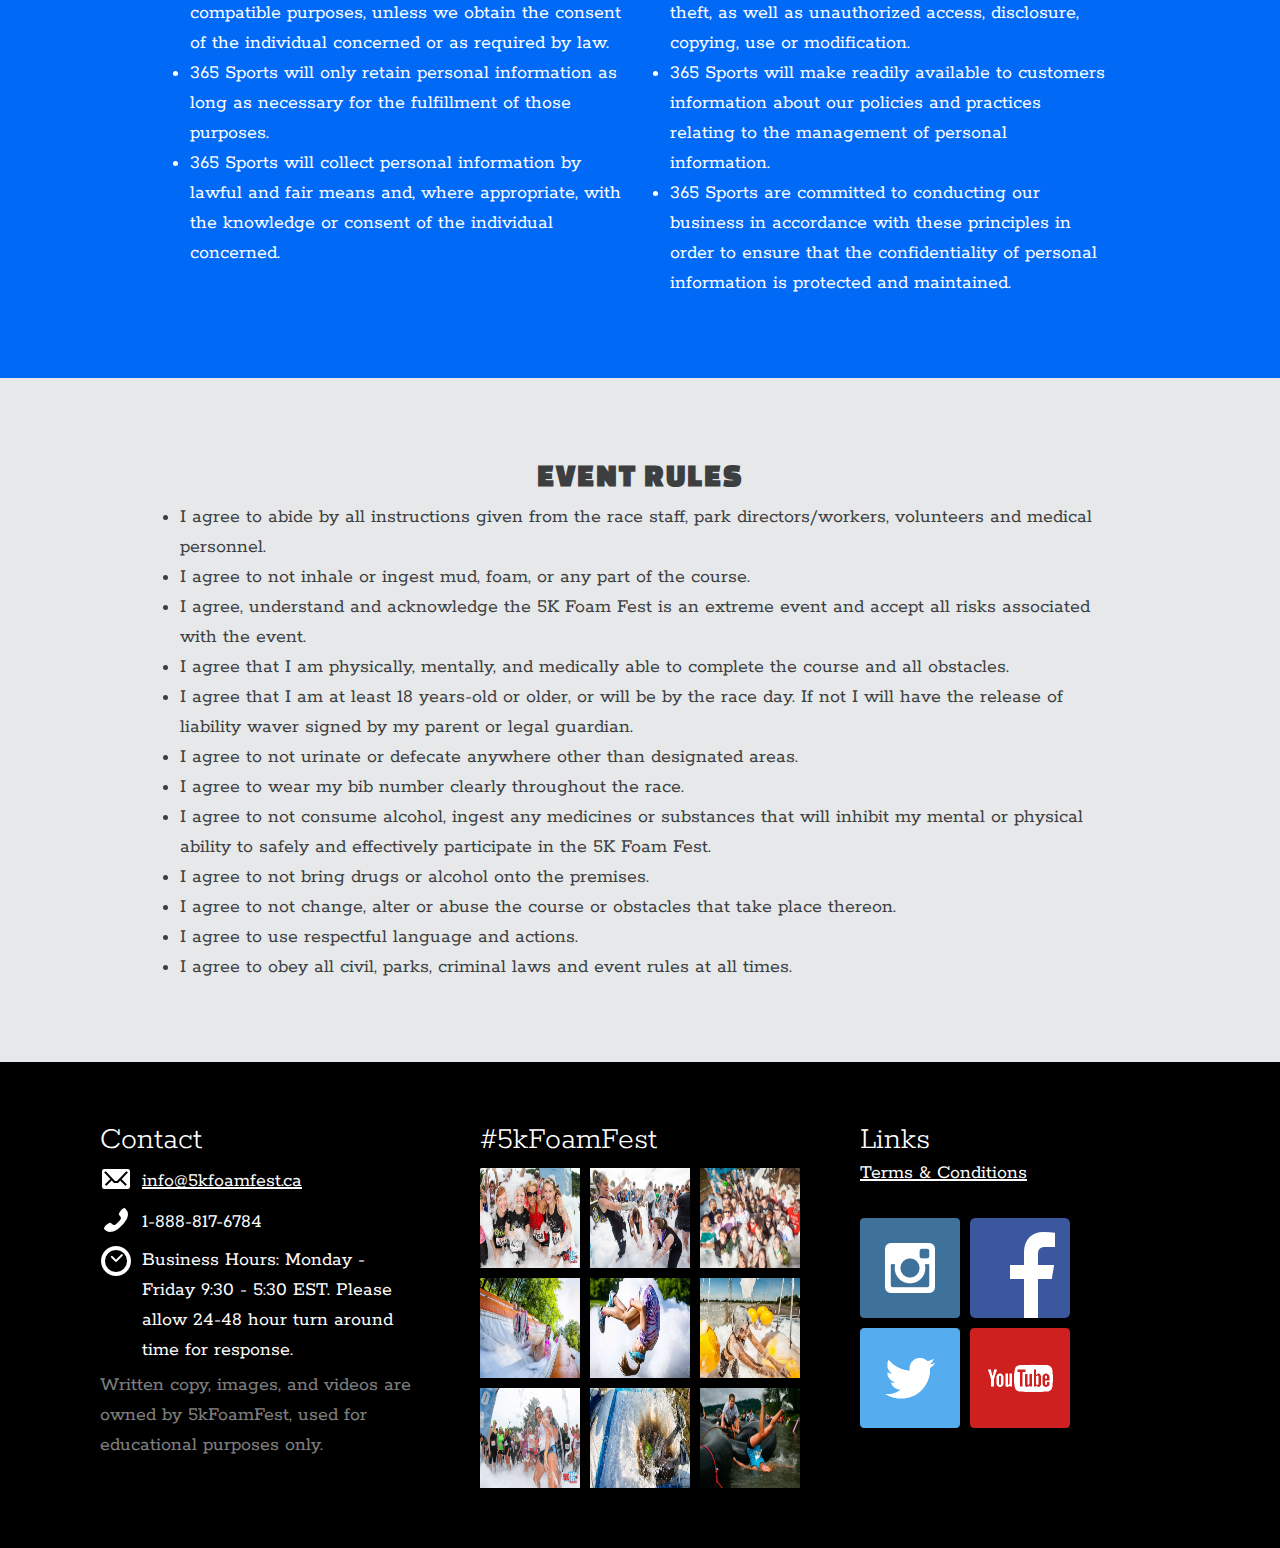
<file: terms/index.html>
<!DOCTYPE html>
<html>
  <head>
    <title>Terms and Conditions // 5K Foam Fest Canada</title>
    <!-- mobile friendly -->
    <meta name="viewport" content="width=device-width, initial-scale=1.0">
    <!-- fonts used -->
    <link href='http://fonts.googleapis.com/css?family=Rokkitt|Changa+One' rel='stylesheet' type='text/css'>
    <!-- stylesheets -->
    <link rel="stylesheet" href="../assets/main.css">
    <link rel="stylesheet" href="../assets/terms/terms.css">
    <!-- jquery -->
    <script type="text/javascript"  src="https://ajax.googleapis.com/ajax/libs/jquery/1.11.2/jquery.min.js"></script>
    <!-- Smooth scrolling script -->
    <script src="/assets/smooth-scroll.js"></script>
  </head>

  <body>
    <!-- navbar -->
    <nav>
      <div>
        <a href="/register/" class="register-button">Register</a>
        <a href="/the-race/">The Race</a>
        <a href = "/" id="home-button"><img src="../assets/nav/5KFoamFestLogo.png" alt="5K Foam Fest Logo"></a>
        <a href="/faqs/">Faqs</a>
        <a href="/about/">About</a>
      </div>
    </nav>
    <a id="top"></a>
    
    <!-- Center Page -->
    <section id="fold">
      <div class="content">
        <h1>Terms and conditions</h1>
        <p>5K Foam Fest Canada Web Site Terms and Conditions of Use</p>
      </div>
    </section>
      
    <section class="white">
      <div class="content left">
        <ol>
          <li>
            <h2>Terms</h2>
            <p>By accessing this web site, you are agreeing to be bound by these web site Terms and Conditions of Use, all applicable laws and regulations, and agree that you are responsible for compliance with any applicable local laws. If you do not agree with any of these terms, you are prohibited from using or accessing this site. The materials contained in this web site are protected by applicable copyright and trade mark law.</p>
          </li>
          <li>
            <h2>Limitations</h2>
            <p> In no event shall 365 Sports or its suppliers be liable for any damages (including, without limitation, damages for loss of data or profit, or due to business interruption,) arising out of the use or inability to use the materials on 365 Sports’ Internet site, even if 365 Sports or a 365 Sports authorized representative has been notified orally or in writing of the possibility of such damage. Because some jurisdictions do not allow limitations on implied warranties, or limitations of liability for consequential or incidental damages, these limitations may not apply to you.</p>
          </li>
          <li>
            <h2>Site Terms of Use Modifications</h2>
            <p>365 Sports may revise these terms of use for its web site at any time without notice. By using this web site you are agreeing to be bound by the then current version of these Terms and Conditions of Use.</p>
          </li>
          <li>
            <h2>GOVERNING LAW</h2>
            <p>Any claim relating to 365 Sports’ web site shall be governed by the laws of the Province of Ontario without regard to its conflict of law provisions.</p>
          </li>
        </ol>
      </div>
    </section>

    <section class="blue">
      <div class="content">
        <h2>Privacy Policy</h2>
        <p class="indent">Your privacy is very important to us. Accordingly, we have developed this Policy in order for you to understand how we collect, use, communicate and disclose and make use of personal information. The following outlines our privacy policy.</p>
        <div class="half left">
          <ul>
            <li>Before or at the time of collecting personal information, we will identify the purposes for which information is being collected.</li>
            <li>365 Sports will collect and use of personal information solely with the objective of fulfilling those purposes specified by us and for other compatible purposes, unless we obtain the consent of the individual concerned or as required by law.</li>
            <li>365 Sports will only retain personal information as long as necessary for the fulfillment of those purposes.</li>
            <li>365 Sports will collect personal information by lawful and fair means and, where appropriate, with the knowledge or consent of the individual concerned.</li>
          </ul>
        </div>

        <div class="half left">
          <ul>
            <li>Personal data should be relevant to the purposes for which it is to be used, and, to the extent necessary for those purposes, should be accurate, complete, and up-to-date.</li>
            <li>365 Sports will protect personal information by reasonable security safeguards against loss or theft, as well as unauthorized access, disclosure, copying, use or modification.</li>
            <li>365 Sports will make readily available to customers information about our policies and practices relating to the management of personal information.</li>
            <li>365 Sports are committed to conducting our business in accordance with these principles in order to ensure that the confidentiality of personal information is protected and maintained.</li>
          </ul>
        </div>
      </div>
    </section>

    <section class="white">
      <div class="content">
        <div id="rules">
          <h2>Event Rules</h2>
            <ul class="left">
              <li>I agree to abide by all instructions given from the race staff, park directors/workers, volunteers and medical personnel.</li>
              <li>I agree to not inhale or ingest mud, foam, or any part of the course.</li>
              <li>I agree, understand and acknowledge the 5K Foam Fest is an extreme event and accept all risks associated with the event.</li>
              <li>I agree that I am physically, mentally, and medically able to complete the course and all obstacles.</li>
              <li>I agree that I am at least 18 years-old or older, or will be by the race day. If not I will have the release of liability waver signed by my parent or legal guardian.</li>
              <li>I agree to not urinate or defecate anywhere other than designated areas.</li>
              <li>I agree to wear my bib number clearly throughout the race.</li>
              <li>I agree to not consume alcohol, ingest any medicines or substances that will inhibit my mental or physical ability to safely and effectively participate in the 5K Foam Fest.</li>
              <li>I agree to not bring drugs or alcohol onto the premises.</li>
              <li>I agree to not change, alter or abuse the course or obstacles that take place thereon.</li>
              <li>I agree to use respectful language and actions.</li>
              <li>I agree to obey all civil, parks, criminal laws and event rules at all times.</li>
            </ul>
        </div>
      </div>
    </section>
      
    <a href="#top" id="gotop"><img src="../assets/footer/gotop.png" alt="Go to the top of the page"></a>
    <footer>
      <div class="container">
        <div id="contact">
          <h3>Contact</h3>
          <div id="email"><img src="../assets/footer/email.png" width="32px" height="32px"><p><a href="mailto:info&#064;5kfoamfest&#46;ca">info@5kfoamfest.ca</a></p></div>
          <div id="phone"><img src="../assets/footer/phone.png" width="32px" height="32px"><p>1-888-817-6784</p></div>
          <div id="time"><img src="../assets/footer/clock.png" width="32px" height="32px"><p>Business Hours: Monday - Friday 9:30 - 5:30 EST. Please allow 24-48 hour turn around time for response.</p></div>
          <p class="disclaimer">Written copy, images, and videos are owned by 5kFoamFest, used for educational purposes only.</p>
        </div>

        <div id="insta">
          <h3>#5kFoamFest</h3>
          <a href = "../assets/footer/photo1.jpg"><img src="../assets/footer/photo1.jpg"></a>
          <a href = "../assets/footer/photo2.jpg"><img src="../assets/footer/photo2.jpg"></a>
          <a href = "../assets/footer/photo3.jpg"><img src="../assets/footer/photo3.jpg"></a>
          <a href = "../assets/footer/photo4.jpg"><img src="../assets/footer/photo4.jpg"></a>
          <a href = "../assets/footer/photo5.jpg"><img src="../assets/footer/photo5.jpg"></a>
          <a href = "../assets/footer/photo6.jpg"><img src="../assets/footer/photo6.jpg"></a>
          <a href = "../assets/footer/photo7.jpg"><img src="../assets/footer/photo7.jpg"></a>
          <a href = "../assets/footer/photo8.jpg"><img src="../assets/footer/photo8.jpg"></a>
          <a href = "../assets/footer/photo9.jpg"><img src="../assets/footer/photo9.jpg"></a>
        </div> 

        <div id="links">
          <h3>Links</h3>
          <p><a href="../terms/index.html">Terms &#38; Conditions</a></p>
          <a href = "https://instagram.com/5kfoamfestcanada/"><img src="../assets/footer/instagram.png"></a>
          <a href = "https://www.facebook.com/5kfoamfestcanada/"><img src="../assets/footer/FB-f-Logo__blue_100.png"></a>
          <a href = "https://twitter.com/foamfestcanada"><img src="../assets/footer/twitter.png"></a>
          <a href = "https://www.youtube.com/channel/UCPqKO04YF4RFJmh-Av7LDZw"><img src="../assets/footer/youtube.png"></a>
        </div>
      </div>
    </footer>
  </body>
</html>
</file>
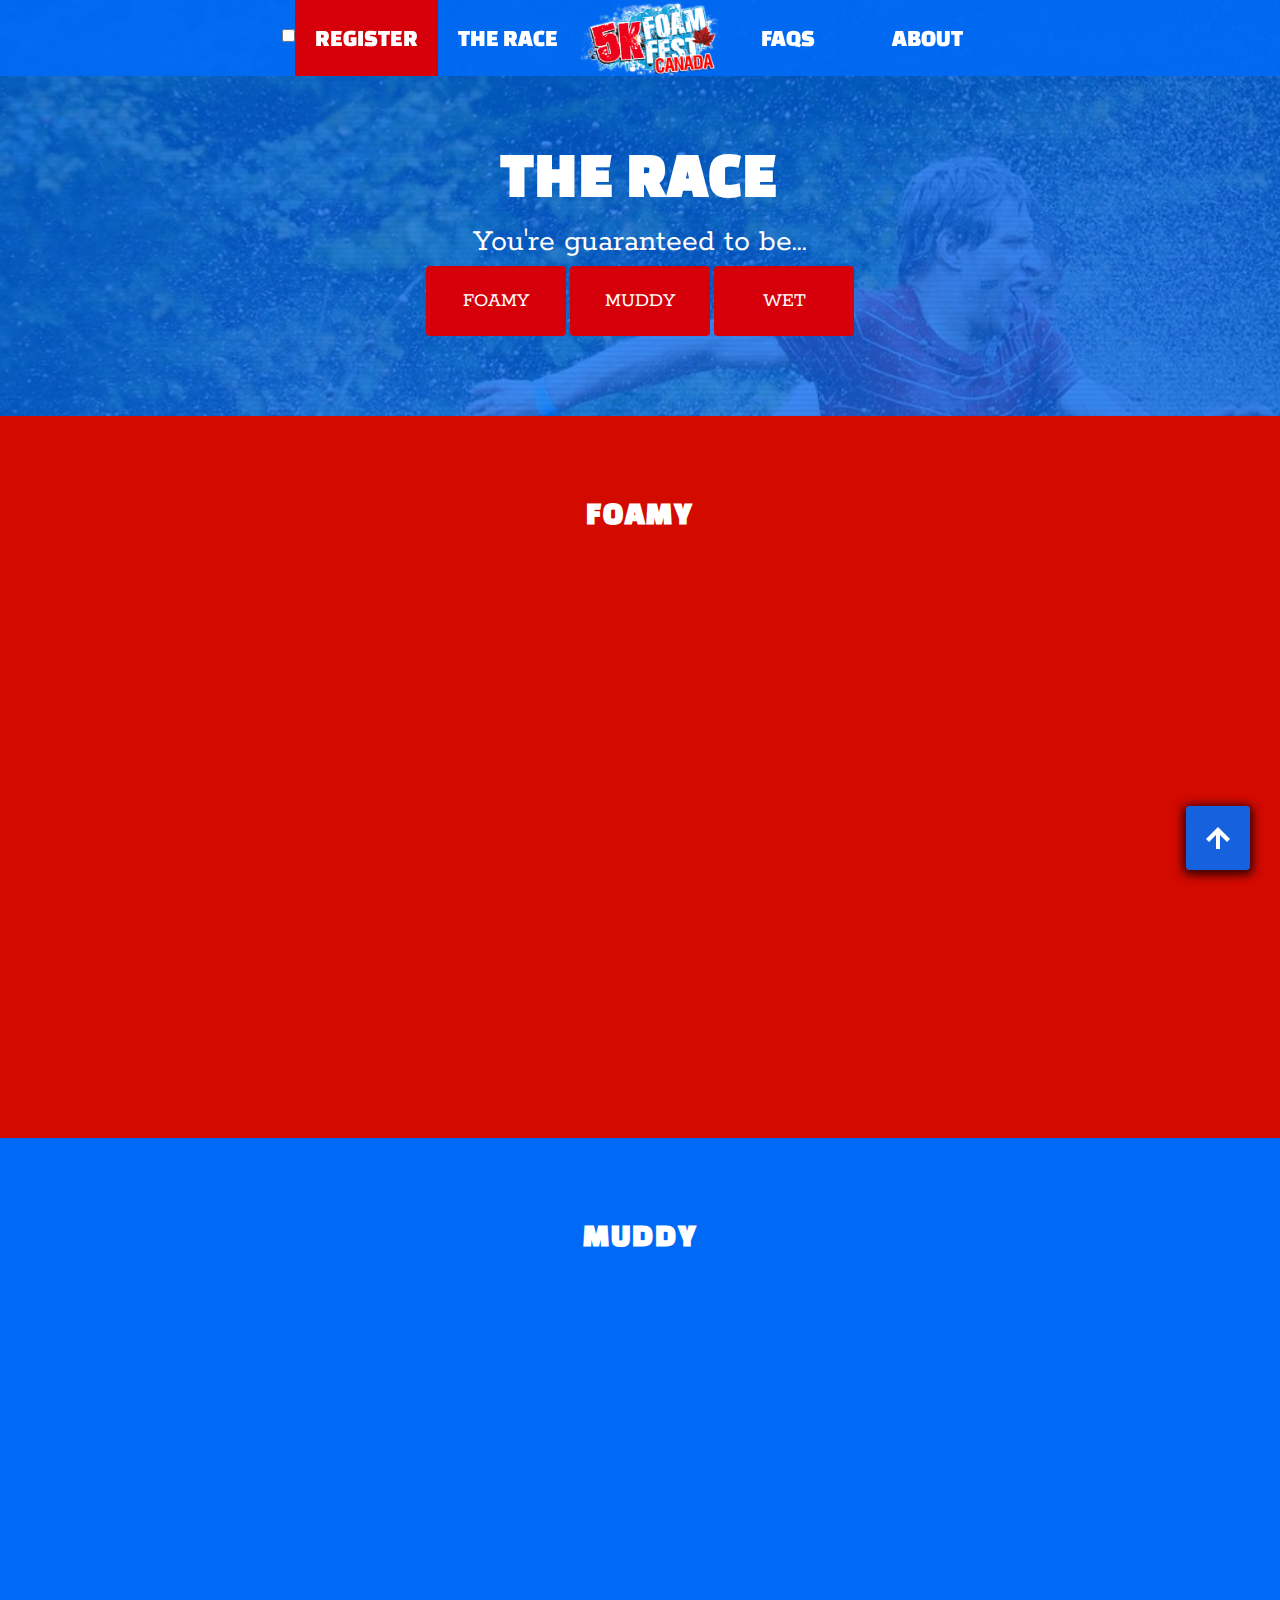
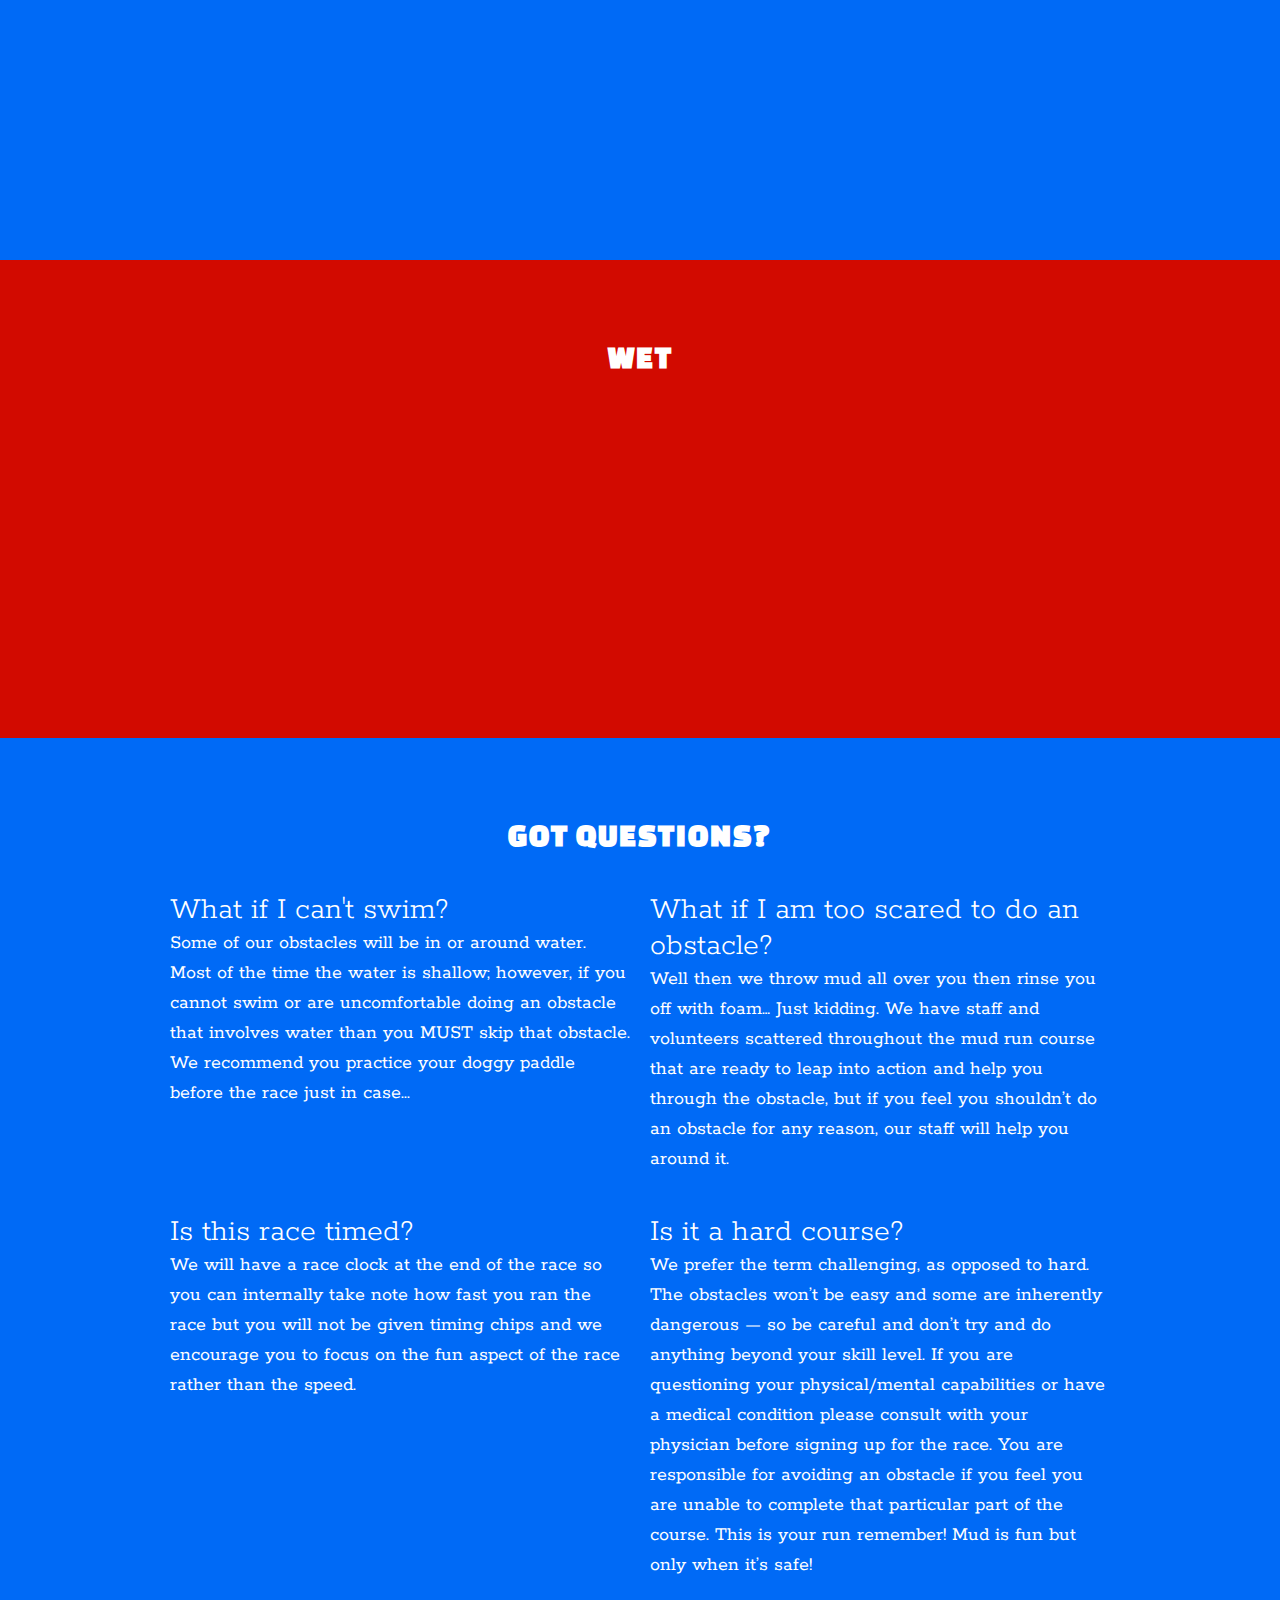
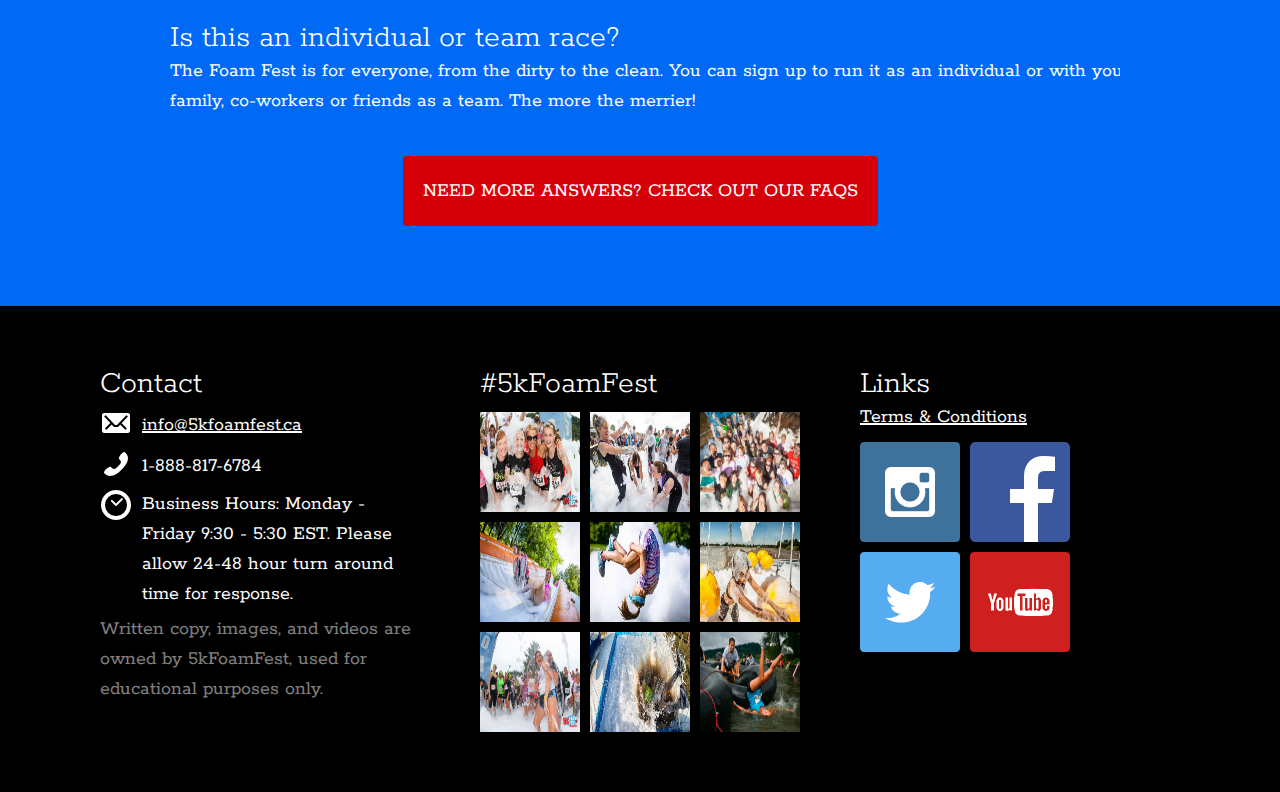
<file: the-race/index.html>
<!DOCTYPE html>
<html>
  <head>
    <title>The Race // 5K Foam Fest Canada</title>
    <!-- mobile friendly -->
    <meta name="viewport" content="width=device-width, initial-scale=1.0">
    <!-- fonts used -->
    <link href='http://fonts.googleapis.com/css?family=Rokkitt|Changa+One' rel='stylesheet' type='text/css'>
    <!-- stylesheets -->
    <link rel="stylesheet" href="../assets/animate.css">
    <link rel="stylesheet" href="../assets/main.css">
    <link rel="stylesheet" href="../assets/the-race/therace.css">
    <!-- jquery -->
    <script type="text/javascript"  src="https://ajax.googleapis.com/ajax/libs/jquery/1.11.2/jquery.min.js"></script>
    <!-- Smooth scrolling script -->
    <script src="/assets/smooth-scroll.js"></script>
  </head>

  <body>
    <!-- navbar -->
    <nav class="animated slideInDown">
      <div>
        <input type="checkbox" id="drawer-button" name="drawer-button"/>
        <label for="drawer-button" id="drawer-button-label"></label>
        <a href="/register/" class="register-button">Register</a>
        <a href="/the-race/">The Race</a>
        <a href = "/" id="home-button"><img src="../assets/nav/5KFoamFestLogo.png" alt="5K Foam Fest Logo" class="animated zoomIn"></a>
        <a href="/faqs/">Faqs</a>
        <a href="/about/">About</a>
      </div>
    </nav>
    <a id="top"></a>
    
    <section id="fold">
      <div class="content">
        <h1 class="animated fadeInDown">The Race</h1>
        <p class="animated fadeInDown">You're guaranteed to be...</p>
        <a href="#foamy" class="animated fadeIn register-button">Foamy</a>
        <a href="#muddy" class="animated fadeIn register-button">Muddy</a>
        <a href="#wet" class="animated fadeIn register-button">Wet</a>
      </div>
    </section>
    <a id="foamy" class="jump-link"></a>
    <section class="red">
      <div class="content">
        <h2 class="animated fadeInDown">Foamy</h2>
        <iframe class="animated zoomIn" width="320" height="240" src="https://www.youtube.com/embed/W73TO27t9EQ" frameborder="0"></iframe>
        <iframe class="animated zoomIn" width="320" height="240" src="https://www.youtube.com/embed/9mW315AQ8UA" frameborder="0"></iframe>
        <iframe class="animated zoomIn" width="320" height="240" src="https://www.youtube.com/embed/Zwp-AY9iMNk" frameborder="0"></iframe>
      </div>
    </section>
    <a id="muddy" class="jump-link"></a>
    <section class="blue">
      <div class="content">
        <h2>Muddy</h2>
        <iframe width="320" height="240" src="https://www.youtube.com/embed/_18QWOKyYfU" frameborder="0"></iframe>
        <iframe width="320" height="240" src="https://www.youtube.com/embed/A8B2qrVXI-c" frameborder="0"></iframe>
        <iframe width="320" height="240" src="https://www.youtube.com/embed/5aQKBglP7MU" frameborder="0"></iframe>
      </div>
    </section>
    <a id="wet" class="jump-link"></a>
    <section class="red">
      <div class="content">
        <h2>Wet</h2>
        <iframe width="320" height="240" src="https://www.youtube.com/embed/7gR-wLKn8vQ" frameborder="0"></iframe>
        <iframe width="320" height="240" src="https://www.youtube.com/embed/UX35nrHs348" frameborder="0"></iframe>
      </div>
    </section>
    <a id="more" class="jump-link"></a>
    <section class="blue">
      <div class="content">
        <h2>Got Questions?</h2>
        <div class="half left">
          <h3>What if I can't swim?</h3>
          <p>Some of our obstacles will be in or around water. Most of the time the water is shallow; however, if you cannot swim or are uncomfortable doing an obstacle that involves water than you MUST skip that obstacle. We recommend you practice your doggy paddle before the race just in case...</p>
        </div>
        <div class="half left">
          <h3>What if I am too scared to do an obstacle?</h3>
          <p>Well then we throw mud all over you then rinse you off with foam… Just kidding. We have staff and volunteers scattered throughout the mud run course that are ready to leap into action and help you through the obstacle, but if you feel you shouldn’t do an obstacle for any reason, our staff will help you around it.</p>
        </div>
        <div class="half left">
          <h3>Is this race timed?</h3>
          <p>We will have a race clock at the end of the race so you can internally take note how fast you ran the race but you will not be given timing chips and we encourage you to focus on the fun aspect of the race rather than the speed.</p>
        </div>
        <div class="half left">
          <h3>Is it a hard course?</h3>
          <p>We prefer the term challenging, as opposed to hard. The obstacles won’t be easy and some are inherently dangerous — so be careful and don’t try and do anything beyond your skill level. If you are questioning your physical/mental capabilities or have a medical condition please consult with your physician before signing up for the race. You are responsible for avoiding an obstacle if you feel you are unable to complete that particular part of the course. This is your run remember! Mud is fun but only when it’s safe!</p>
        </div>
        <div class="half left">
          <h3>Is this an individual or team race?</h3>
          <p>The Foam Fest is for everyone, from the dirty to the clean. You can sign up to run it as an individual or with your family, co-workers or friends as a team. The more the merrier!</p>
        </div>
        <a href="../faqs/" class="register-button">Need more answers? Check out our FAQs</a>
      </div>
    </section>
    
    <a href="#top" id="gotop"><img src="../assets/footer/gotop.png" alt="Go to the top of the page"></a>
    <footer>
      <div class="container">
        <div id="contact">
          <h3>Contact</h3>
          <div id="email"><img src="../assets/footer/email.png" width="32px" height="32px"><p><a href="mailto:info&#064;5kfoamfest&#46;ca">info@5kfoamfest.ca</a></p></div>
          <div id="phone"><img src="../assets/footer/phone.png" width="32px" height="32px"><p>1-888-817-6784</p></div>
          <div id="time"><img src="../assets/footer/clock.png" width="32px" height="32px"><p>Business Hours: Monday - Friday 9:30 - 5:30 EST. Please allow 24-48 hour turn around time for response.</p></div>
          <p class="disclaimer">Written copy, images, and videos are owned by 5kFoamFest, used for educational purposes only.</p>
        </div>

        <div id="insta">
          <h3>#5kFoamFest</h3>
          <a href = "../assets/footer/photo1.jpg"><img src="../assets/footer/photo1.jpg"></a>
          <a href = "../assets/footer/photo2.jpg"><img src="../assets/footer/photo2.jpg"></a>
          <a href = "../assets/footer/photo3.jpg"><img src="../assets/footer/photo3.jpg"></a>
          <a href = "../assets/footer/photo4.jpg"><img src="../assets/footer/photo4.jpg"></a>
          <a href = "../assets/footer/photo5.jpg"><img src="../assets/footer/photo5.jpg"></a>
          <a href = "../assets/footer/photo6.jpg"><img src="../assets/footer/photo6.jpg"></a>
          <a href = "../assets/footer/photo7.jpg"><img src="../assets/footer/photo7.jpg"></a>
          <a href = "../assets/footer/photo8.jpg"><img src="../assets/footer/photo8.jpg"></a>
          <a href = "../assets/footer/photo9.jpg"><img src="../assets/footer/photo9.jpg"></a>
        </div> 

        <div id="links">
          <h3>Links</h3>
          <p><a href="../terms/index.html">Terms &#38; Conditions</a></p>
          <a href = "https://instagram.com/5kfoamfestcanada/"><img src="../assets/footer/instagram.png"></a>
          <a href = "https://www.facebook.com/5kfoamfestcanada/"><img src="../assets/footer/FB-f-Logo__blue_100.png"></a>
          <a href = "https://twitter.com/foamfestcanada"><img src="../assets/footer/twitter.png"></a>
          <a href = "https://www.youtube.com/channel/UCPqKO04YF4RFJmh-Av7LDZw"><img src="../assets/footer/youtube.png"></a>
        </div>
      </div>
    </footer>
  </body>
</html>
</file>
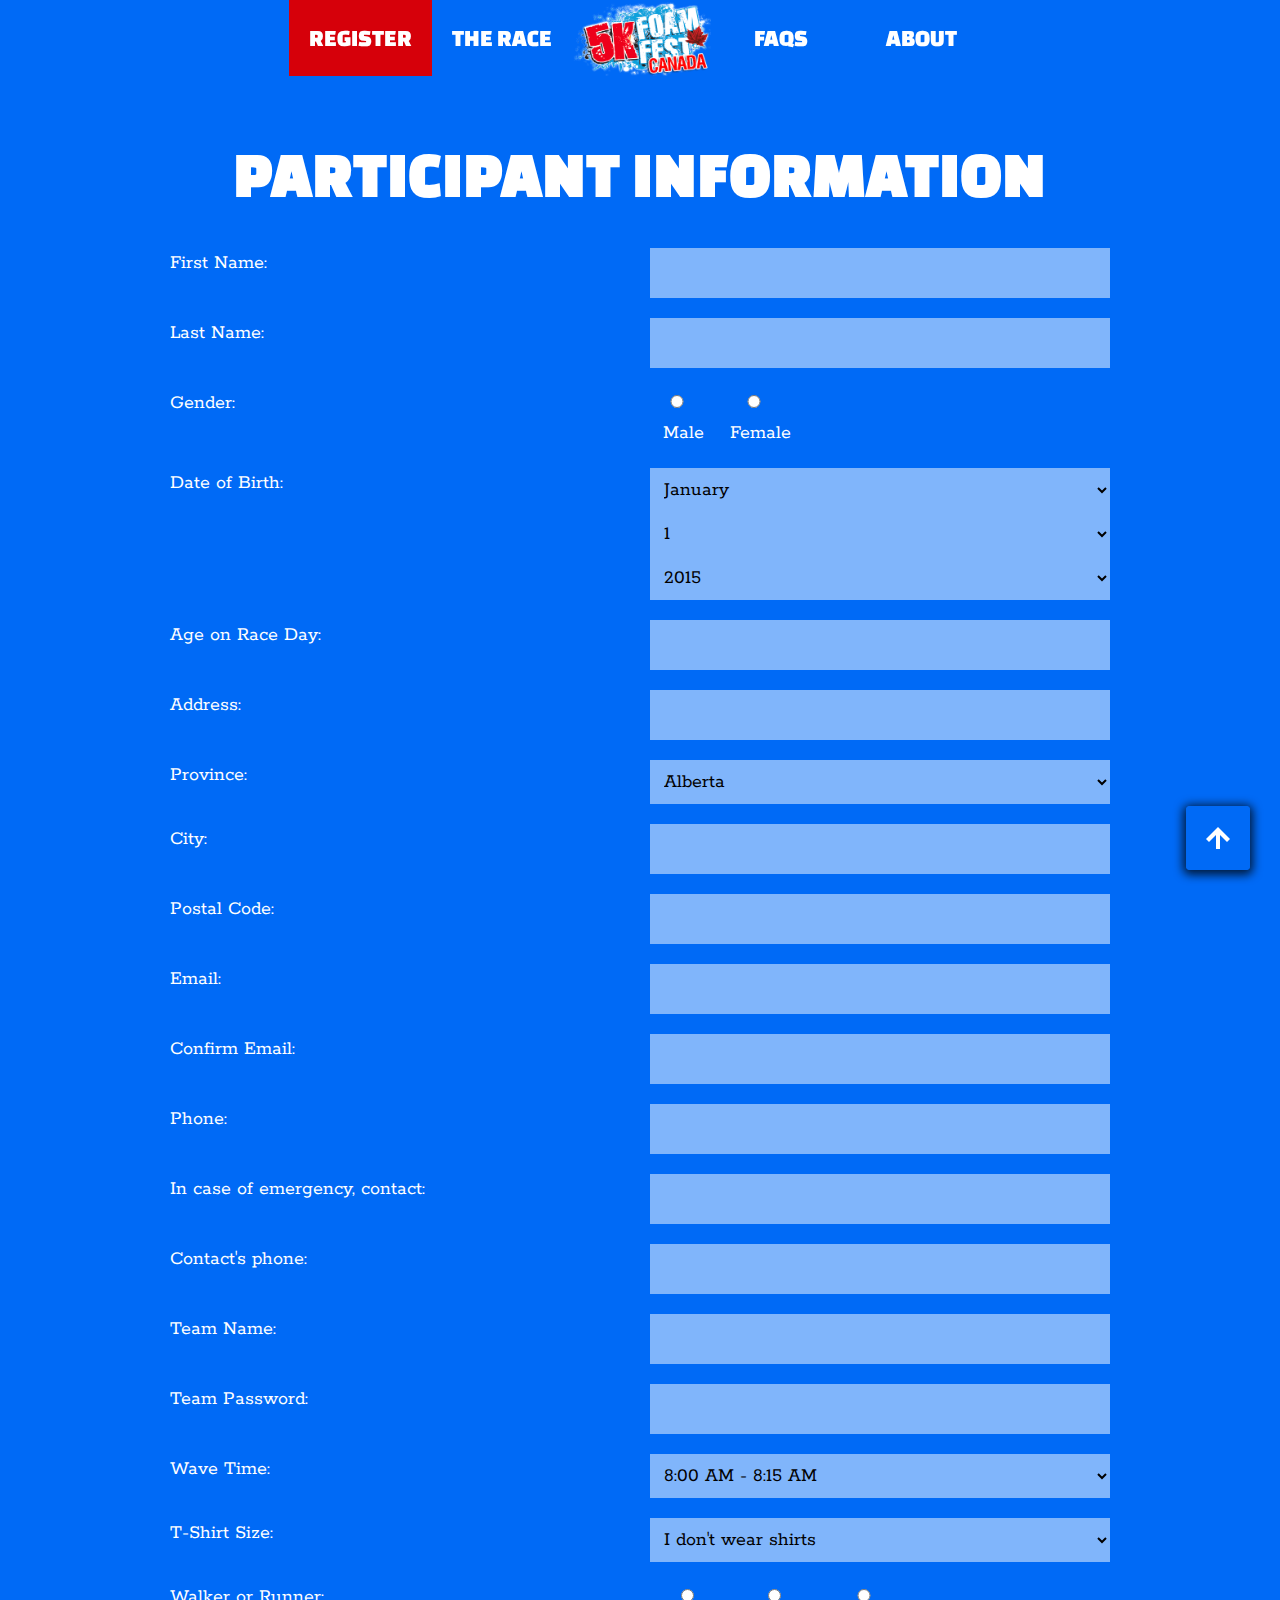
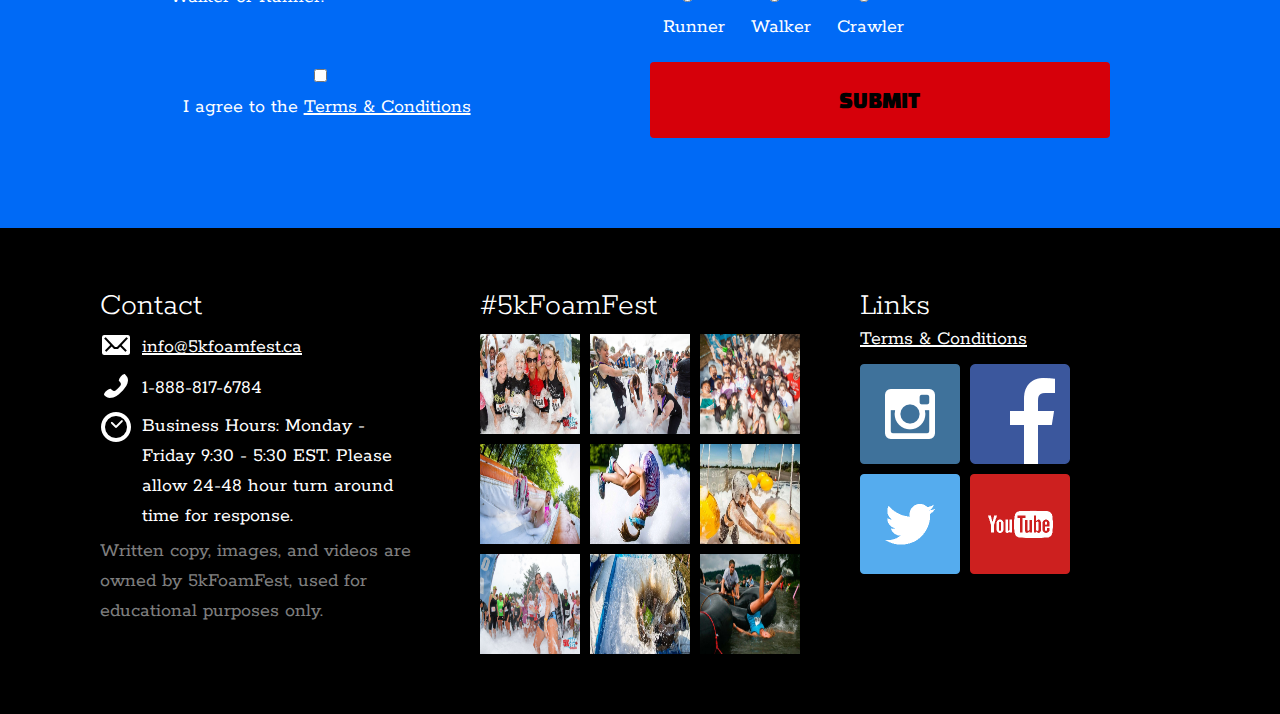
<file: register/form/index.html>
<!DOCTYPE html>
<html>
  <head>
    <title>Register // 5K Foam Fest Canada</title>
    <!-- mobile friendly -->
    <meta name="viewport" content="width=device-width, initial-scale=1.0">
    <!-- fonts used -->
    <link href='http://fonts.googleapis.com/css?family=Rokkitt|Changa+One' rel='stylesheet' type='text/css'>
    <!-- stylesheets -->
    <link rel="stylesheet" href="../../assets/main.css">
    <link rel="stylesheet" href="../../assets/register/register.css">
    <!-- jquery -->
    <script type="text/javascript"  src="https://ajax.googleapis.com/ajax/libs/jquery/1.11.2/jquery.min.js"></script>
    <!-- Smooth scroll script -->
    <script src="/assets/smooth-scroll.js"></script>
  </head>

  <body>
    <!-- navbar -->
    <nav>
      <div>
        <a href="/register/" class="register-button">Register</a>
        <a href="/the-race/">The Race</a>
        <a href = "/" id="home-button"><img src="../../assets/nav/5KFoamFestLogo.png" alt="5K Foam Fest Logo"></a>
        <a href="/faqs/">Faqs</a>
        <a href="/about/">About</a>
      </div>
    </nav>
    <a id="top"></a>
    
    <section id="fold" class="blue">
      <h1>Participant Information</h1>
      <form action="" class="left" method="get">
        <fieldset>
          <div class="half"><label>First Name:</label></div>
          <div class="half"><input type="text" name="fname" required></div>
        </fieldset>
        
        <fieldset>
          <div class="half"><label>Last Name:</label></div>
          <div class="half"><input type="text" name="lname" required></div>
        </fieldset>
        
        <fieldset>
          <div class="half"><label>Gender:</label></div>
          <div class="half">
            <label><input type="radio" name="gender" value="male" required>Male</label>
            <label><input type="radio" name="gender" value="female" required>Female</label>
          </div>
        </fieldset>
        
        <fieldset>
          <div class="half"><label>Date of Birth:</label></div>
          <div class="half">
            <select name="month" required>
              <option value="jan">January</option>
              <option value="feb">February</option>
              <option value="mar">March</option>
              <option value="apr">April</option>
              <option value="may">May</option>
              <option value="jun">June</option>
              <option value="jul">July</option>
              <option value="aug">August</option>
              <option value="sep">September</option>
              <option value="oct">October</option>
              <option value="nov">November</option>
              <option value="dec">December</option>
            </select>
            <select name="day" required>
              <option value="1">1</option>
              <option value="2">2</option>
              <option value="3">3</option>
              <option value="4">4</option>
              <option value="5">5</option>
              <option value="6">6</option>
              <option value="7">7</option>
              <option value="8">8</option>
              <option value="9">9</option>
              <option value="10">10</option>
              <option value="11">11</option>
              <option value="12">12</option>
              <option value="13">13</option>
              <option value="14">14</option>
              <option value="15">15</option>
              <option value="16">16</option>
              <option value="17">17</option>
              <option value="18">18</option>
              <option value="19">19</option>
              <option value="20">20</option>
              <option value="21">21</option>
              <option value="22">22</option>
              <option value="23">23</option>
              <option value="24">24</option>
              <option value="25">25</option>
              <option value="26">26</option>
              <option value="27">27</option>
              <option value="28">28</option>
              <option value="29">29</option>
              <option value="30">30</option>
              <option value="31">31</option>
            </select>
            <select name="year" required>
              <option value="2015">2015</option>
              <option value="2014">2014</option>
              <option value="2013">2013</option>
              <option value="2012">2012</option>
              <option value="2011">2011</option>
              <option value="2010">2010</option>
              <option value="2009">2009</option>
              <option value="2008">2008</option>
              <option value="2007">2007</option>
              <option value="2006">2006</option>
              <option value="2005">2005</option>
              <option value="2004">2004</option>
              <option value="2003">2003</option>
              <option value="2002">2002</option>
              <option value="2001">2001</option>
              <option value="2000">2000</option>
              <option value="1999">1999</option>
              <option value="1998">1998</option>
              <option value="1997">1997</option>
              <option value="1996">1996</option>
              <option value="1995">1995</option>
              <option value="1994">1994</option>
              <option value="1993">1993</option>
              <option value="1992">1992</option>
              <option value="1991">1991</option>
              <option value="1990">1990</option>
              <option value="1989">1989</option>
              <option value="1988">1988</option>
              <option value="1987">1987</option>
              <option value="1986">1986</option>
              <option value="1985">1985</option>
              <option value="1984">1984</option>
              <option value="1983">1983</option>
              <option value="1982">1982</option>
              <option value="1981">1981</option>
              <option value="1980">1980</option>
              <option value="1979">1979</option>
              <option value="1978">1978</option>
              <option value="1977">1977</option>
              <option value="1976">1976</option>
              <option value="1975">1975</option>
              <option value="1974">1974</option>
              <option value="1973">1973</option>
              <option value="1972">1972</option>
              <option value="1971">1971</option>
              <option value="1970">1970</option>
              <option value="1969">1969</option>
              <option value="1969">1969</option>
              <option value="1968">1968</option>
              <option value="1967">1967</option>
              <option value="1966">1966</option>
              <option value="1965">1965</option>
            </select>
          </div>
        </fieldset>
        
        <fieldset>
          <div class="half"><label>Age on Race Day:</label></div>
          <div class="half"><input type="text" name="age-raceday" required></div>
        </fieldset>
        
        <fieldset>
          <div class="half"><label>Address:</label></div>
          <div class="half"><input type="text" name="address" required></div>
        </fieldset>
        
        <fieldset>
          <div class="half"><label>Province:</label></div>
          <div class="half">
            <select name="month">
              <option value="ab">Alberta</option>
              <option value="bc">British Columbia</option>
              <option value="mb">Manitoba</option>
              <option value="nb">New Brunswick</option>
              <option value="nl">Newfoundland & Labrador</option>
              <option value="nt">Northwest Territories</option>
              <option value="ns">Nova Scotia</option>
              <option value="nv">Nunavut</option>
              <option value="on">Ontario</option>
              <option value="pei">Prince Edward Island</option>
              <option value="qb">Quebec</option>
              <option value="sk">Saskatchewan</option>
              <option value="yt">Yukon</option>
            </select>
          </div>
        </fieldset>
        
        <fieldset>
          <div class="half"><label>City:</label></div>
          <div class="half"><input type="text" name="city" required></div>
        </fieldset>
        
        <fieldset>
          <div class="half"><label>Postal Code:</label></div>
          <div class="half"><input type="text" name="postal-code" required></div>
        </fieldset>
        
        <fieldset>
          <div class="half"><label>Email:</label></div>
          <div class="half"><input type="email" name="email" required></div>
        </fieldset>
        
        <fieldset>
          <div class="half"><label>Confirm Email:</label></div>
          <div class="half"><input type="email" name="email" required></div>
        </fieldset>
        
        <fieldset>
          <div class="half"><label>Phone:</label></div>
          <div class="half"><input type="tel" name="phone" required></div>
        </fieldset>
        
        <fieldset>
          <div class="half"><label>In case of emergency, contact:</label></div>
          <div class="half"><input type="text" name="emergency-contact"></div>
        </fieldset>
        
        <fieldset>
          <div class="half"><label>Contact's phone:</label></div>
          <div class="half"><input type="tel" name="emergency-phone"></div>
        </fieldset>
        
        <fieldset>
          <div class="half"><label>Team Name:</label></div>
          <div class="half"><input type="text" name="team-name"></div>
        </fieldset>
        
        <fieldset>
          <div class="half"><label>Team Password:</label></div>
            <div class="half"><input type="password" name="team-pass"></div>
        </fieldset>
        
        <fieldset>
          <div class="half"><label>Wave Time:</label></div>
          <div class="half">
            <select name="day" required>
              <option value="1">8:00 AM - 8:15 AM</option>
              <option value="2">8:15 AM - 8:30 AM</option>
              <option value="3">8:30 AM - 8:45 AM</option>
              <option value="4">8:45 AM - 9:00 AM</option>
              <option value="5">9:00 AM - 9:15 AM</option>
              <option value="6">9:15 AM - 9:30 AM</option>
              <option value="7">9:30 AM - 9:45 AM</option>
              <option value="8">9:45 AM - 10:00 AM</option>
              <option value="9">10:00 AM - 10:15 AM</option>
              <option value="10">10:15 AM - 10:30 AM</option>
              <option value="11">10:30 AM - 10:45 AM</option>
              <option value="12">10:45 AM - 11:00 AM</option>
              <option value="13">11:00 AM - 11:15 AM</option>
              <option value="14">11:15 AM - 11:30 AM</option>
              <option value="15">11:30 AM - 11:45 AM</option>
              <option value="16">11:45 AM - 12:00 PM</option>
              <option value="17">12:00 PM - 12:15 PM</option>
              <option value="18">12:15 PM - 12:30 PM</option>
              <option value="19">12:30 PM - 12:45 PM</option>
              <option value="20">12:45 PM - 1:00 PM</option>
              <option value="21">1:00 PM - 1:15 PM</option>
              <option value="22">1:15 PM - 1:30 PM</option>
              <option value="23">1:30 PM - 1:45 PM</option>
              <option value="24">1:45 PM - 2:00 PM</option>
              <option value="25">2:00 PM - 2:15 PM</option>
              <option value="26">2:15 PM - 2:30 PM</option>
              <option value="27">2:30 PM - 2:45 PM</option>
              <option value="28">2:45 PM - 3:00 PM</option>
            </select>
          </div>
        </fieldset>
        
        <fieldset>
          <div class="half"><label>T-Shirt Size:</label></div>
          <div class="half">
            <select name="shirt-size" required>
              <option value="no-shirt">I don't wear shirts</option>
              <option value="tiny-shirt">Tiny</option>
              <option value="small-shirt">Small</option>
              <option value="med-shirt">Medium</option>
              <option value="big-shirt">Big</option>
              <option value="bigger-shirt">Bigger</option>
              <option value="biggest-shirt">Biggest</option>
            </select>
          </div>
        </fieldset>
        
        <fieldset>
          <div class="half"><label>Walker or Runner:</label></div>
          <div class="half">
            <label><input type="radio" name="level" value="runner" required>Runner</label>
            <label><input type="radio" name="level" value="walker" required>Walker</label>
            <label><input type="radio" name="level" value="crawler" required>Crawler</label>
          </div>
        </fieldset>
        
        <fieldset>
          <div class="half"><label><input type="checkbox" name="toc-accept">I agree to the <a href="../../terms/" target="_blank">Terms &#38; Conditions</a></label></div>
          <div class="half"><input type="submit" class="register-button"></div>
        </fieldset>
      </form>
    </section>
    
    <a href="#top" id="gotop"><img src="../../assets/footer/gotop.png" alt="Go to the top of the page"></a>
    <footer>
      <div class="container">
        <div id="contact">
          <h3>Contact</h3>
          <div id="email"><img src="../../assets/footer/email.png" width="32px" height="32px"><p><a href="mailto:info&#064;5kfoamfest&#46;ca">info@5kfoamfest.ca</a></p></div>
          <div id="phone"><img src="../../assets/footer/phone.png" width="32px" height="32px"><p>1-888-817-6784</p></div>
          <div id="time"><img src="../../assets/footer/clock.png" width="32px" height="32px"><p>Business Hours: Monday - Friday 9:30 - 5:30 EST. Please allow 24-48 hour turn around time for response.</p></div>
          <p class="disclaimer">Written copy, images, and videos are owned by 5kFoamFest, used for educational purposes only.</p>
        </div>

        <div id="insta">
          <h3>#5kFoamFest</h3>
          <a href = "../../assets/footer/photo1.jpg"><img src="../../assets/footer/photo1.jpg"></a>
          <a href = "../../assets/footer/photo2.jpg"><img src="../../assets/footer/photo2.jpg"></a>
          <a href = "../../assets/footer/photo3.jpg"><img src="../../assets/footer/photo3.jpg"></a>
          <a href = "../../assets/footer/photo4.jpg"><img src="../../assets/footer/photo4.jpg"></a>
          <a href = "../../assets/footer/photo5.jpg"><img src="../../assets/footer/photo5.jpg"></a>
          <a href = "../../assets/footer/photo6.jpg"><img src="../../assets/footer/photo6.jpg"></a>
          <a href = "../../assets/footer/photo7.jpg"><img src="../../assets/footer/photo7.jpg"></a>
          <a href = "../../assets/footer/photo8.jpg"><img src="../../assets/footer/photo8.jpg"></a>
          <a href = "../../assets/footer/photo9.jpg"><img src="../../assets/footer/photo9.jpg"></a>
        </div> 

        <div id="links">
          <h3>Links</h3>
          <p><a href="../../terms/index.html">Terms &#38; Conditions</a></p>
          <a href = "https://instagram.com/5kfoamfestcanada/"><img src="../../assets/footer/instagram.png"></a>
          <a href = "https://www.facebook.com/5kfoamfestcanada/"><img src="../../assets/footer/FB-f-Logo__blue_100.png"></a>
          <a href = "https://twitter.com/foamfestcanada"><img src="../../assets/footer/twitter.png"></a>
          <a href = "https://www.youtube.com/channel/UCPqKO04YF4RFJmh-Av7LDZw"><img src="../../assets/footer/youtube.png"></a>
        </div>
      </div>
    </footer>
  </body>
</html>
<!--
#Participant Stuff
Country: radio

#Payment
Price
Processing Fee
Taxes
Discount Code: entry
Total

Card Type: radio
Card Number: entry
Expiration Date: combos
Security Code: entry
-->
</file>
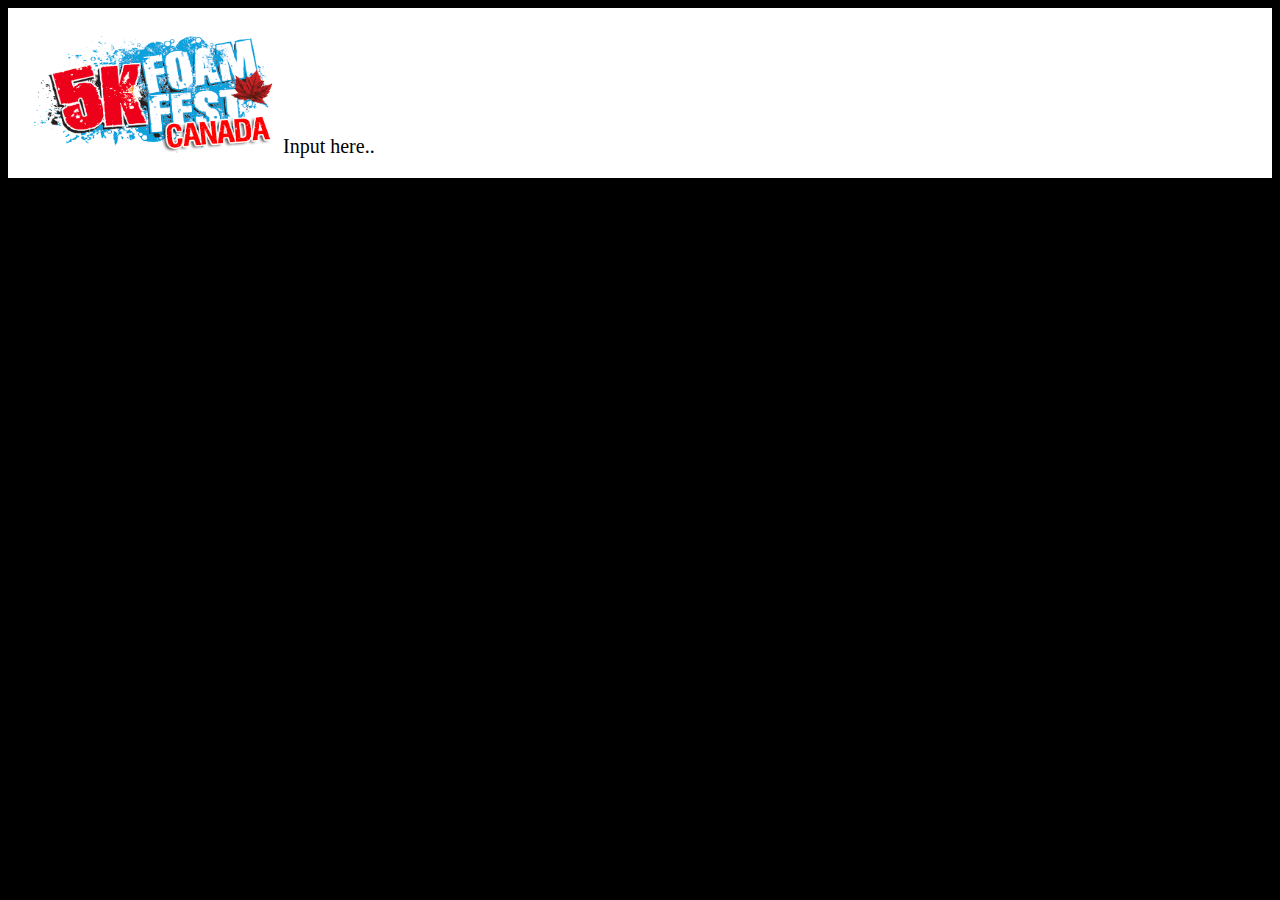
<file: 5KFoamFest HomePage.html>
<!DOCTYPE html>
<html>
  <head>
    <title>5K Foam Fest Canada</title>
      
      <!-- This is an example of internal style sheet + changing the background color and wording.
            Changing link color, -->
      <style type="text/css">
          
          body {font-size: 20px; background-color: black; color: white} 
          
          #header {background-color: white;
                    color:black;
                    padding: 20px;}
          
          a:link {color: blue;}
          a:visited {color: grey;}
          a:active {color: black;}
          
      </style>
     
  </head>
  
  <body>
     <div id = "header"> 
         
    <img src="5KFoamFestLogo.png" alt="5K Foam Fest Logo" width="250" height="125" >
        Input here..
      </div>
      </body>
</html>
</file>
<file: assets/home/home.css>
/* 
 * First Section of the Homepage 
 */
#fold {
  /* Visual */
  background-attachment: fixed;
  /* technically a hack, can't use solid colors to overlay an image, but a linear gradient will work */
  background: linear-gradient(rgba(0, 106, 246, 0.75), rgba(0, 106, 246, 0.75)), url(homeslider4.jpg);
  background-repeat: no-repeat;
  background-size: cover;
}

  #fold .content h1 { margin-bottom: 10px; }

  #fold .content p { font-size: 32px; }

@media (min-width: 320px) and (max-width: 720px) {
  .is-countdown
  .countdown-show4 .countdown-section {
    width: 49.4%;
    margin-bottom: 0;
  }
  
  #fold .content p { font-size: 26px; }
  
  #fold .register-button {
    margin-top: 40px;
    width: 100%;
    padding-left: 0;
    padding-right: 0;
  }
}
</file>
<file: assets/about/about.css>
#festivalareapic {
    background-image: linear-gradient(rgba(0, 0, 0, 0.4), rgba(0, 0, 0, 0.9)), url(mud.JPG);
    background-position: center;
    background-size: cover;
}
</file>
<file: assets/faqs/faqs.css>
#fold {
  background: linear-gradient(rgba(0, 106, 246, 0.75), rgba(0, 106, 246, 0.75)), url(faqshomepagepic.jpg); 
  background-position: center;
  background-size: cover;
}
</file>
<file: assets/register/register.css>
h1 { padding-bottom: 30px; }

/* style of the links in each of the sections. styling the visited the same way so that its not purple */
a:link.date, a:visited.date {
  /* Box Model */
  display: table;
  padding-top: 20px;
  padding-bottom: 20px;
  padding-left: 2%;
  width: 98%;
  
  /* Visual */
  border-radius: 4px;
  color: rgba(255, 255, 255, 1.0);
  
  /* Typography */
  text-align: left;
  text-decoration: none;
}

a:hover.date, .jump-prov-item:hover { background-color: rgba(214, 0, 10, 1.0); }

  /* layout of the text */
  span.date, span.info {
    /* Box Model */
    display: inline-block;
    float: left;
    width: 25%;
  }

    span.info { width: 73%; }

/*
 * Sections
 */

/* each province section */
.britishcolumbia { background-image: linear-gradient(rgba(0, 0, 0, 0.4), rgba(0, 0, 0, 0.9)), url(britishcolumbia.jpg); }
.alberta         { background-image: linear-gradient(rgba(0, 0, 0, 0.4), rgba(0, 0, 0, 0.9)), url(alberta.jpg); }
.manitoba        { background-image: linear-gradient(rgba(0, 0, 0, 0.4), rgba(0, 0, 0, 0.9)), url(manitoba.jpg); }
.saskatchewan    { background-image: linear-gradient(rgba(0, 0, 0, 0.4), rgba(0, 0, 0, 0.9)), url(saskatchewan.jpg); }
.ontario         { background-image: linear-gradient(rgba(0, 0, 0, 0.4), rgba(0, 0, 0, 0.9)), url(ontario.jpg); }
.novascotia      { background-image: linear-gradient(rgba(0, 0, 0, 0.4), rgba(0, 0, 0, 0.9)), url(novascotia.jpg); }
.quebec          { background-image: linear-gradient(rgba(0, 0, 0, 0.4), rgba(0, 0, 0, 0.9)), url(quebec.jpg); }

  #fold p {
    /* Box Model */
    margin-bottom: 30px;
    /* Typography */
    font-size: 32px;
  }

/*
 * Province Navigation
 */

/* have a centered navigation */
.jump-prov .container {
  /* Box Model */
  display: table;
  margin: 0 auto;
  width: 100%;
}

  /* style of province anchor */
  .jump-prov-item {
    /* Box Model */
    display: inline-block;
    padding-left: 15px;
    padding-right: 15px;
    padding-top: 15px;
    padding-bottom: 15px;
    /* Visual */
    border-radius: 4px;
  }

    /* use background image so that resize them in a square won't stretch them */
    .jump-prov-item-img { 
      background-position: center;
      background-size: cover;
      width: 200px;
      height: 200px;
      border-radius: 2px;
    }

      /* images */
      .jump-prov-item-img.bc { background-image: url(britishcolumbia.jpg); }
      .jump-prov-item-img.ab { background-image: url(alberta.jpg); }
      .jump-prov-item-img.mb { background-image: url(manitoba.jpg); }
      .jump-prov-item-img.sk { background-image: url(saskatchewan.jpg); }
      .jump-prov-item-img.on { background-image: url(ontario.jpg); }
      .jump-prov-item-img.ns { background-image: url(novascotia.jpg); }
      .jump-prov-item-img.qb { background-image: url(quebec.jpg); }

    .jump-prov-item a:link { text-decoration: none; }
    .jump-prov-item a:visited { color: rgba(255,255,255,1.0); }

/*
 * Form styling
 */

fieldset {
  /* Box Model */
  padding-top: 10px;
  padding-bottom: 10px;
  /* Visual */
  border: none;
}

label {
  /* Box Model */
  display: inline-block;
  margin-right: 2%;
  /* Typography */
  text-align: right;
}

input, select {
  /* Box Model */
  width: 100%;
  padding: 10px;
  /* Visual */
  background-color: rgba(255, 255, 255, .5);
  border: none;
  box-sizing: border-box;
}

input:hover { background-color: rgba(255, 255, 255, 0.75); }

input:focus { background-color: rgba(255, 255, 255, 1.0); }

@media (min-width: 320px) and (max-width: 720px) {
  .jump-prov { display: none; }
  
  span.date { width: 100%; }
}
</file>
<file: assets/terms/terms.css>
#fold {
  background: linear-gradient(rgba(0, 106, 246, 0.75), rgba(0, 106, 246, 0.75)), url(termsandconditionshead.jpg);
  background-repeat: no-repeat;
  background-size: cover;
  background-attachment: fixed;
}

ul {
  margin-left: 20px;
}

h1, h2 { margin-bottom: 10px; }

p { margin-bottom: 20px; }
</file>
<file: assets/the-race/therace.css>
h2 { margin-bottom: 40px; }

.half:last-of-type { width: 100%; }

#fold { 
  background: linear-gradient(rgba(0, 106, 246, 0.75), rgba(0, 106, 246, 0.75)), url(homeslider5.jpg);
  background-size: cover;
  background-attachment: fixed;
}

  #fold .content h1 { margin-bottom: 10px; }

  #fold .content p { font-size: 32px; }

.half { margin-bottom: 40px; }
</file>
<file: assets/main.css>
/* 
 * Reset margin and padding of the elements used in this site
 */

body, h1, h2, h3, p, a, nav, section, div, footer, ul, li, img, iframe, fieldset, input {
    /* Box Model */
    margin: 0;
    padding: 0;
}

/* 
 * Common styles for the entire site 
 */

body {
  /* Box Model */
  width: 100%;
  /* Typography */
  color: rgba(255, 255, 255, 1.0);
  /* Misc */
  overflow-x: hidden;
}

h1, .countdown-amount, h2 {
  /* Typography */
  font-family: 'Changa One', sans-serif;
  font-size: 64px;
  letter-spacing: 2px;
  text-transform: uppercase;
}

/* h2 is just a smaller version of h1 so just define the size */
h2 { font-size: 32px; }

h3 {
  /* Typography */
  font-family: 'Rokkitt', sans-serif;
  font-size: 32px;
  font-weight: 300;
  text-transform: none;
}

p, a:link, li, label, span, input, select  {
  /* Typography */
  font-family: 'Rokkitt', serif;
  font-size: 20px;
  line-height: 150%;
}

/* without margin the bullets disappear */
ul { margin-left: 20px; }

a:link { color: rgba(255, 255, 255, 1.0); }

a:hover {
  /* Typography */
  text-decoration: none;
  /* Visual */
  background-color: rgba(255, 255, 255, 0.2);
}

a:active { background-color: rgba(255, 255, 255, 0.3); }

/* style for the red buttons on the site */
.register-button {
  /* Box Model */
  margin-right: 0;
  /* Visual */
  background-color: rgba(214, 0, 10, 1.0);
  border-radius: 4px;
}

.register-button:visited { color: rgba(255, 255, 255, 1.0); }

/* text is centered by default in the sections, use this style to left align */
.left { text-align: left; }

/* 
 * so that the sections aren't underneath the navbar 
 * when using the anchors, displace the invisible anchors 
 * by the navbar height 
 */
.jump-link {
  /* Positioning */
  position: relative;
  top: -76px;
  /* Box Model */
  display: block;
  /* Visual */
  visibility: hidden;
}

/* 
 * Navbar Styling 
 */

/* nav stays at the top of the page while scrolling */
nav {
  /* Positioning */
  position: fixed;
  /* Box Model */
  width: 100%;
  /* Visual */
  background-color: rgba(0, 106, 246, 0.9);
}

  /* so that the nav items are centered */
  nav div, footer .container {
    /* Box model */
    display: table;
    margin-left: auto;
    margin-right: auto;
  }

    /* style of each nav item */
    nav a:link, .register-button {
      /* Box Model */
      display: inline-block;
      min-width: 100px;
      padding: 20px;
      vertical-align: middle;

      /* Typography */
      font-family: 'Changa One', sans-serif;
      font-size: 24px;
      text-align: center;
      text-decoration: none;
      text-transform: uppercase;
    }

    nav a:visited { color: rgba(255, 255, 255, 1.0); }

    /* home button gets a noice css transition */
    nav #home-button {
      /* Box Model */
      padding: 0;
      /* Visual */
      transition-duration: 400ms;
      transition-property: transform;
      transition-timing-function: ease-in-out;
    }

      nav #home-button:hover {
        /* Visual */
        background-color: transparent;
        transform: scale(1.5);
      }

      nav #home-button img {
        /* Box Model */
        height: 76px;
        vertical-align: middle;
      }

    /* register button is rounded, but we don't want that in the nav */
    nav .register-button { border-radius: 0; }

/*
 * Default section styles
 */

/* 
 * automatically have space at the top and bottom of the 
 * sections, and make sure that background images fill the space 
 * without being stretched
 */
section {
  /* Box Model */
  padding-top: 80px;
  padding-bottom: 80px;
  
  /* Visual */
  background-attachment: fixed;
  background-repeat: no-repeat;
  background-size: cover;
  
  /* Typography */
  text-align: center;
}

  /* 
   * the first section of the page has the nav to worry about 
   * so give extra padding at the top 
   */
  #fold { padding-top: 140px; }

/* various colors that the sections can use */
.red { background-color: rgba(210, 10, 0, 1.0); }
.blue { background-color: rgba(0, 106, 246, 1.0); }
.white {
  background-color: rgba(230, 232, 234, 1.0);
  color: rgba(60, 62, 64, 1.0);
}
  
  /* links are white by default, so when using the .white style make them blue */
  .white a { color: rgba(0, 106, 246, 1.0); }

  /* 
   * the div to put the actual content in, so that its 
   * centered and has whitespace at the sides 
   */
  .content, fieldset {
    /* Box Model */
    margin: 0 auto;
    overflow: hidden;
    width: 75%;
  }

    /* some basic grids to layout the content within the sections */
    .half {
      /* Box Model */
      float: left;
      margin-left: 1%;
      margin-right: 1%;
      width: 48%;
    }

    .thirds {
      /* Box Model */
      float: left;
      margin-left: 1%;
      margin-right: 1%;
      width: 31%;
    }

/* 
 * Footer Section of Each Page. 
 */

/* style for the link in the bottom right corner that takes you to the top of the page */
a:link#gotop, a:visited#gotop {
  /* Positioning */
  position: fixed;
  bottom: 30px;
  right: 30px;
  /* Box Model */
  height: 24px;
  padding: 20px;
  /* Visual */
  background-color: rgba(0, 106, 246, 0.9);
  border-radius: 4px;
  box-shadow: 0 2px 10px 3px rgba(0, 0, 0, 0.75);
}

footer  {
  /* Box Model */
  width: 100%;
  /* Visual */
  background-color: rgba(0, 0, 0, 1.0);
}

  /* 
   * being centered with the 'nav .container style', 
   * add padding to the top and bottom
   */
  footer .container {
    /* Box Model */
    padding-top: 60px;
    padding-bottom: 60px;
  }

    /* attributes off all the sections in the footer */
    #contact, #insta, #links {
      /* Box Model */
      display: inline-block;
      margin-right: 60px;
      vertical-align: top;
      width: 320px;
    }

      /* style for #contact's content */
      #phone, #email, #time { 
        /* Box Model */
        display: table;
        margin-top: 5px;
        margin-bottom: 5px;
      }

        /* So that each line in the #contact section is inline with its respective image */
        #phone p, #email p, #time p { 
          /* Box Model */
          display: table-cell;
          padding-left: 10px;
          vertical-align: middle;
        }

      /* for the disclaimer in the footer */
      .disclaimer { opacity: 0.5; }

      /* image grid for #insta and #links */
      #insta img, #links img {
        /* Box Model */
        float: left;
        height: 100px;
        margin: 10px 10px 0px 0px;
        width: 100px;
      }

      /* make every third image have no margin so that it fills the 320px space perfectly */
      #insta a:nth-of-type(3n) img { margin-right: 0px; }

      /* have no margin on the #links section so that the footer isn't off-center */
      #links { margin-right: 0; }


/* Tablet-ish sizes */
@media (max-width: 1090px) {
  #insta { display: none; }
}

@media (max-width: 940px) {
  .content { width: 90%; }
  .half, .thirds { width: 100%; }
}

/* Phone sizes */
@media (min-width: 320px) and (max-width: 720px) {
  nav { overflow: scroll; }
    nav div { white-space: nowrap; }
  
  h1 { font-size: 51px; }
  h2, h3 { font-size: 26px; }
  
  footer .container { width: 90%; }
  
    #contact, #links {
      width: 100%;
      margin-bottom: 60px;
      margin-right: 0;
    }
  
    #links { margin-bottom: 0; }
  
  a:link#gotop { display: none; }
</file>
